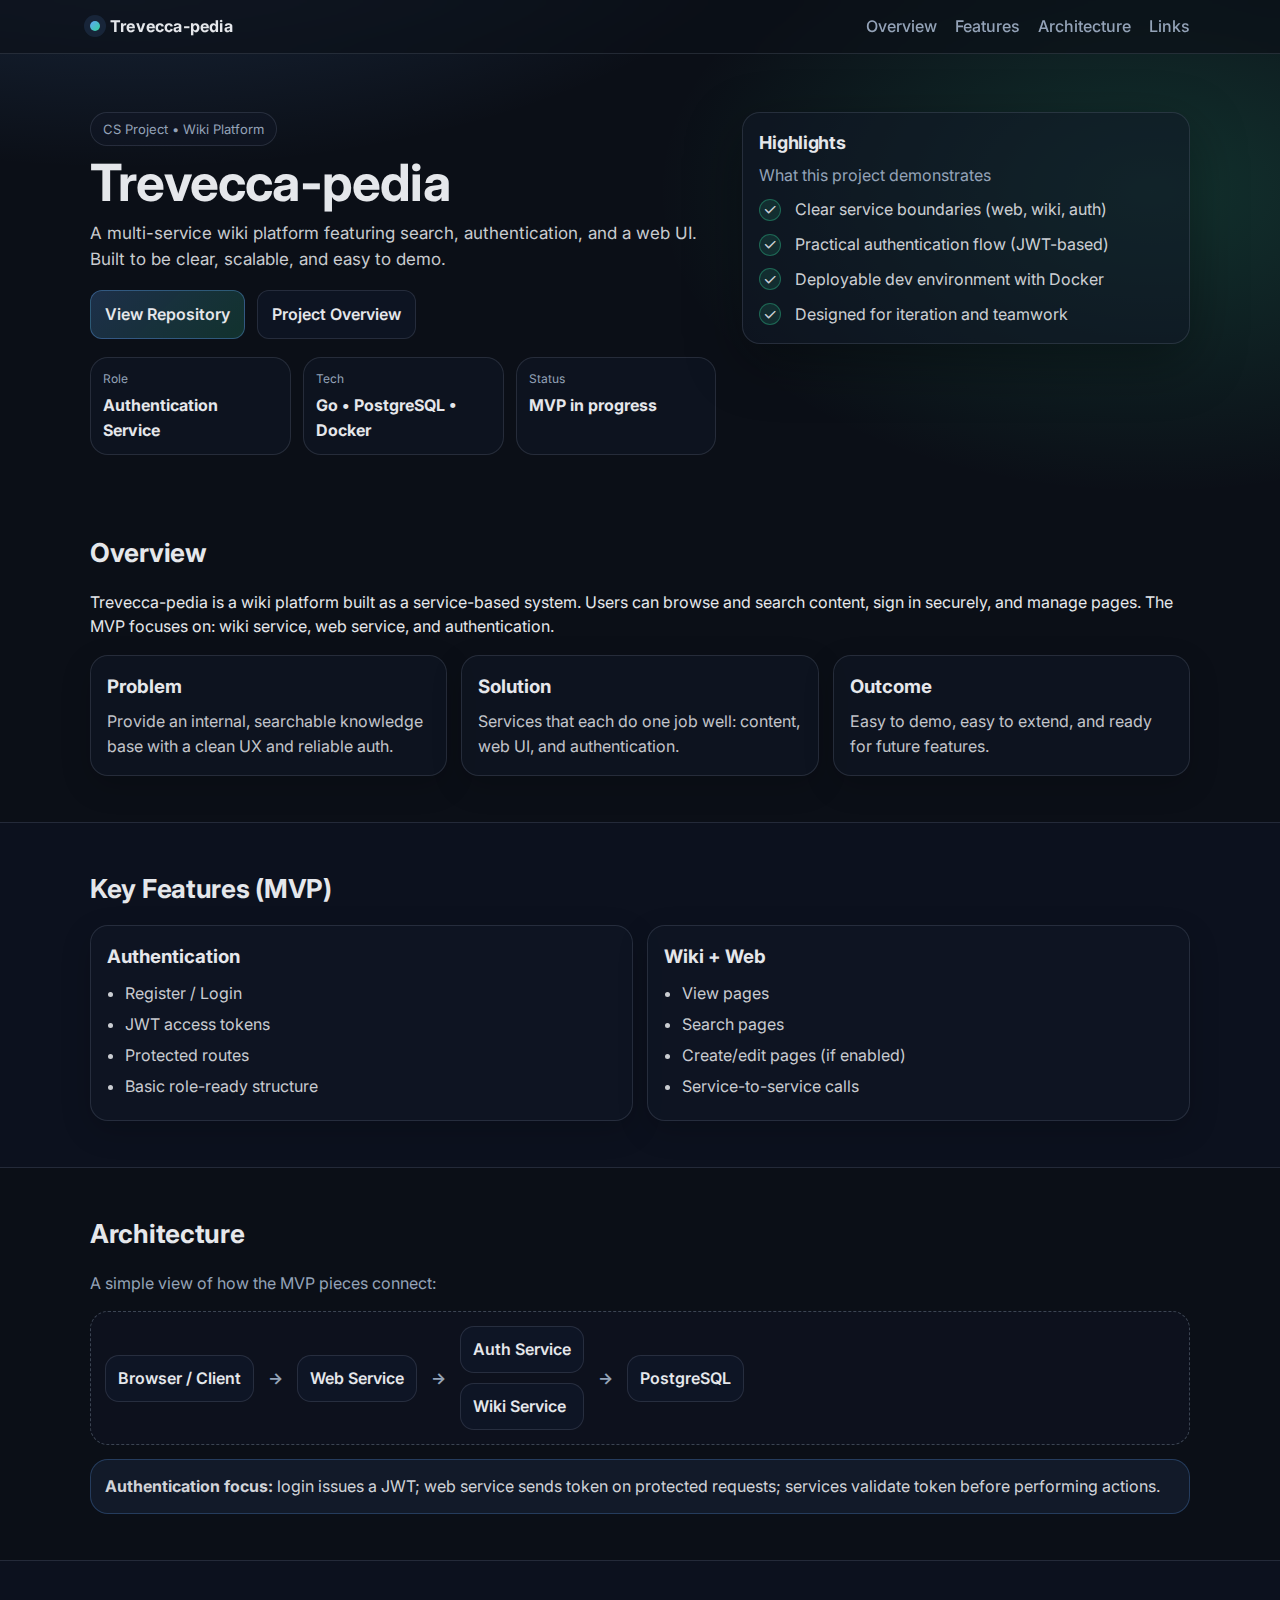
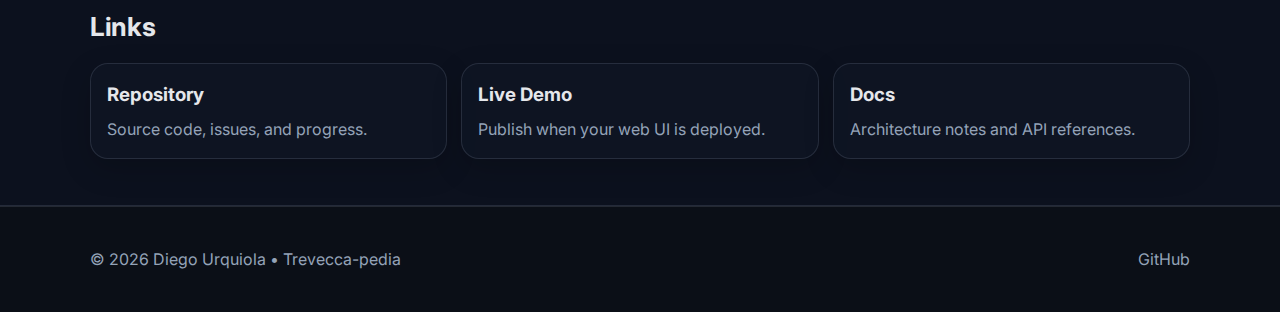
<file: index.html>
<!doctype html>
<html lang="en">
<head>
  <meta charset="utf-8" />
  <meta name="viewport" content="width=device-width,initial-scale=1" />
  <title>Trevecca-pedia — Project</title>
  <meta name="description" content="Trevecca-pedia: a wiki platform with search, auth, and services." />

  <!-- Fonts -->
  <link rel="preconnect" href="https://fonts.googleapis.com">
  <link rel="preconnect" href="https://fonts.gstatic.com" crossorigin>
  <link href="https://fonts.googleapis.com/css2?family=Inter:wght@400;500;600;700&display=swap" rel="stylesheet">

  <link rel="stylesheet" href="style.css" />
</head>

<body>
  <header class="site-header">
    <div class="container header-inner">
      <a class="brand" href="./">
        <span class="dot" aria-hidden="true"></span>
        <span>Trevecca-pedia</span>
      </a>

      <nav class="nav">
        <a href="#overview">Overview</a>
        <a href="#features">Features</a>
        <a href="#architecture">Architecture</a>
        <a href="#links">Links</a>
      </nav>
    </div>
  </header>

  <main>
    <section class="hero">
      <div class="container hero-inner">
        <div class="hero-copy">
          <p class="badge">CS Project • Wiki Platform</p>
          <h1>Trevecca-pedia</h1>
          <p class="lead">
            A multi-service wiki platform featuring search, authentication, and a web UI.
            Built to be clear, scalable, and easy to demo.
          </p>

          <div class="cta-row">
            <a class="btn primary" href="https://github.com/DeLsonJabberwo/trevecca-pedia" target="_blank" rel="noreferrer">View Repository</a>
            <a class="btn" href="#overview">Project Overview</a>
          </div>

          <div class="meta">
            <div class="meta-card">
              <div class="meta-label">Role</div>
              <div class="meta-value">Authentication Service</div>
            </div>
            <div class="meta-card">
              <div class="meta-label">Tech</div>
              <div class="meta-value">Go • PostgreSQL • Docker</div>
            </div>
            <div class="meta-card">
              <div class="meta-label">Status</div>
              <div class="meta-value">MVP in progress</div>
            </div>
          </div>
        </div>

        <div class="hero-panel" aria-label="Project highlights">
          <div class="panel-header">
            <h2>Highlights</h2>
            <p>What this project demonstrates</p>
          </div>
          <ul class="panel-list">
            <li><span class="check">✓</span> Clear service boundaries (web, wiki, auth)</li>
            <li><span class="check">✓</span> Practical authentication flow (JWT-based)</li>
            <li><span class="check">✓</span> Deployable dev environment with Docker</li>
            <li><span class="check">✓</span> Designed for iteration and teamwork</li>
          </ul>
        </div>
      </div>
    </section>

    <section id="overview" class="section">
      <div class="container">
        <h2>Overview</h2>
        <p>
          Trevecca-pedia is a wiki platform built as a service-based system.
          Users can browse and search content, sign in securely, and manage pages.
          The MVP focuses on: wiki service, web service, and authentication.
        </p>

        <div class="grid-3">
          <div class="card">
            <h3>Problem</h3>
            <p>Provide an internal, searchable knowledge base with a clean UX and reliable auth.</p>
          </div>
          <div class="card">
            <h3>Solution</h3>
            <p>Services that each do one job well: content, web UI, and authentication.</p>
          </div>
          <div class="card">
            <h3>Outcome</h3>
            <p>Easy to demo, easy to extend, and ready for future features.</p>
          </div>
        </div>
      </div>
    </section>

    <section id="features" class="section alt">
      <div class="container">
        <h2>Key Features (MVP)</h2>
        <div class="grid-2">
          <div class="card">
            <h3>Authentication</h3>
            <ul class="list">
              <li>Register / Login</li>
              <li>JWT access tokens</li>
              <li>Protected routes</li>
              <li>Basic role-ready structure</li>
            </ul>
          </div>
          <div class="card">
            <h3>Wiki + Web</h3>
            <ul class="list">
              <li>View pages</li>
              <li>Search pages</li>
              <li>Create/edit pages (if enabled)</li>
              <li>Service-to-service calls</li>
            </ul>
          </div>
        </div>
      </div>
    </section>

    <section id="architecture" class="section">
      <div class="container">
        <h2>Architecture</h2>
        <p class="muted">A simple view of how the MVP pieces connect:</p>

        <div class="diagram">
          <div class="node">Browser / Client</div>
          <div class="arrow">→</div>
          <div class="node">Web Service</div>
          <div class="arrow">→</div>
          <div class="stack">
            <div class="node">Auth Service</div>
            <div class="node">Wiki Service</div>
          </div>
          <div class="arrow">→</div>
          <div class="node">PostgreSQL</div>
        </div>

        <div class="note">
          <strong>Authentication focus:</strong> login issues a JWT; web service sends token on protected requests;
          services validate token before performing actions.
        </div>
      </div>
    </section>

    <section id="links" class="section alt">
      <div class="container">
        <h2>Links</h2>
        <div class="grid-3">
          <a class="card link-card" href="https://github.com/DeLsonJabberwo/trevecca-pedia" target="_blank" rel="noreferrer">
            <h3>Repository</h3>
            <p>Source code, issues, and progress.</p>
          </a>
          <a class="card link-card" href="#" onclick="alert('Add your demo link here when ready!'); return false;">
            <h3>Live Demo</h3>
            <p>Publish when your web UI is deployed.</p>
          </a>
          <a class="card link-card" href="#" onclick="alert('Add your documentation link here (README / docs site).'); return false;">
            <h3>Docs</h3>
            <p>Architecture notes and API references.</p>
          </a>
        </div>
      </div>
    </section>
  </main>

  <footer class="footer">
    <div class="container footer-inner">
      <p>© <span id="year"></span> Diego Urquiola • Trevecca-pedia</p>
      <a href="https://github.com/DeLsonJabberwo" target="_blank" rel="noreferrer">GitHub</a>
    </div>
  </footer>

  <script>
    document.getElementById("year").textContent = new Date().getFullYear();
  </script>
</body>
</html>
</file>
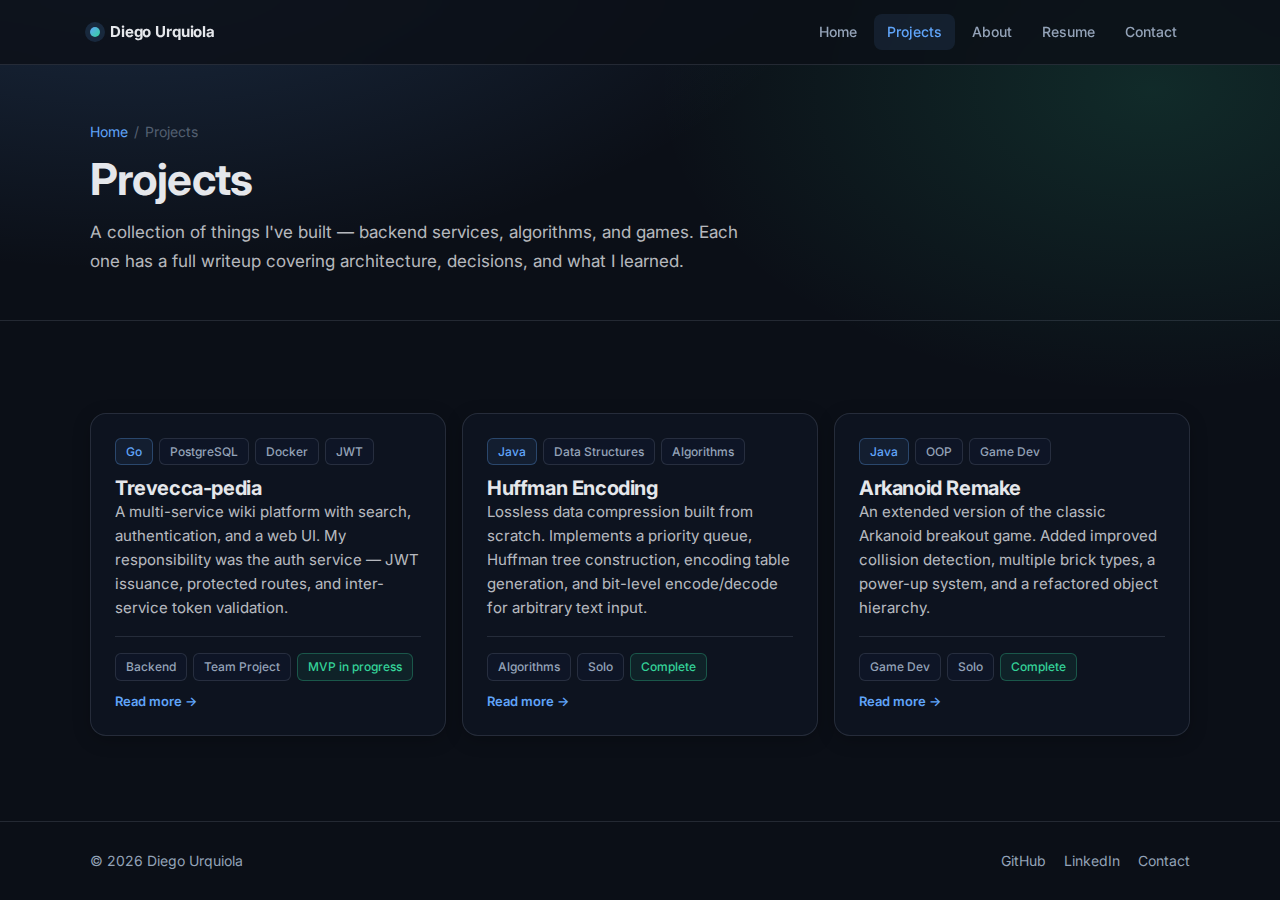
<file: projects/index.html>
<!doctype html>
<html lang="en">
<head>
  <meta charset="utf-8" />
  <meta name="viewport" content="width=device-width, initial-scale=1" />
  <title>Projects — Diego Urquiola</title>
  <meta name="description" content="All projects by Diego Urquiola — backend systems, algorithms, and game development." />
  <link rel="icon" type="image/svg+xml" href="../assets/img/favicon.svg" />
  <link rel="preconnect" href="https://fonts.googleapis.com">
  <link rel="preconnect" href="https://fonts.gstatic.com" crossorigin>
  <link href="https://fonts.googleapis.com/css2?family=Inter:wght@400;500;600;700&display=swap" rel="stylesheet">
  <link rel="stylesheet" href="../assets/css/style.css" />
</head>
<body>

  <header class="site-header">
    <div class="container header-inner">
      <a class="brand" href="../">
        <span class="dot" aria-hidden="true"></span>
        <span>Diego Urquiola</span>
      </a>
      <button class="nav-toggle" aria-label="Toggle navigation" aria-expanded="false">
        <span></span><span></span><span></span>
      </button>
      <nav class="nav" id="main-nav" aria-label="Primary navigation">
        <a href="../">Home</a>
        <a href="./index.html" class="active">Projects</a>
        <a href="../about.html">About</a>
        <a href="../resume.html">Resume</a>
        <a href="../contact.html">Contact</a>
      </nav>
    </div>
  </header>

  <main>

    <section class="page-hero">
      <div class="container">
        <nav class="breadcrumb" aria-label="Breadcrumb">
          <a href="../">Home</a>
          <span aria-hidden="true">/</span>
          <span>Projects</span>
        </nav>
        <h1>Projects</h1>
        <p class="lead">
          A collection of things I've built — backend services, algorithms, and games.
          Each one has a full writeup covering architecture, decisions, and what I learned.
        </p>
      </div>
    </section>

    <section class="section">
      <div class="container">

        <div class="grid-3">

          <!-- Trevecca-pedia -->
          <a href="./trevecca-pedia.html" class="project-card">
            <div>
              <div class="tag-row" style="margin-bottom:12px">
                <span class="tag blue">Go</span>
                <span class="tag">PostgreSQL</span>
                <span class="tag">Docker</span>
                <span class="tag">JWT</span>
              </div>
              <h3>Trevecca-pedia</h3>
              <p class="desc">
                A multi-service wiki platform with search, authentication, and a web
                UI. My responsibility was the auth service — JWT issuance, protected
                routes, and inter-service token validation.
              </p>
            </div>
            <div class="project-card-footer">
              <div class="tag-row">
                <span class="tag">Backend</span>
                <span class="tag">Team Project</span>
                <span class="tag green">MVP in progress</span>
              </div>
              <span class="project-link">Read more &rarr;</span>
            </div>
          </a>

          <!-- Huffman Encoding -->
          <a href="./huffman-encoding.html" class="project-card">
            <div>
              <div class="tag-row" style="margin-bottom:12px">
                <span class="tag blue">Java</span>
                <span class="tag">Data Structures</span>
                <span class="tag">Algorithms</span>
              </div>
              <h3>Huffman Encoding</h3>
              <p class="desc">
                Lossless data compression built from scratch. Implements a priority
                queue, Huffman tree construction, encoding table generation, and
                bit-level encode/decode for arbitrary text input.
              </p>
            </div>
            <div class="project-card-footer">
              <div class="tag-row">
                <span class="tag">Algorithms</span>
                <span class="tag">Solo</span>
                <span class="tag green">Complete</span>
              </div>
              <span class="project-link">Read more &rarr;</span>
            </div>
          </a>

          <!-- Arkanoid -->
          <a href="./arkanoid.html" class="project-card">
            <div>
              <div class="tag-row" style="margin-bottom:12px">
                <span class="tag blue">Java</span>
                <span class="tag">OOP</span>
                <span class="tag">Game Dev</span>
              </div>
              <h3>Arkanoid Remake</h3>
              <p class="desc">
                An extended version of the classic Arkanoid breakout game. Added
                improved collision detection, multiple brick types, a power-up
                system, and a refactored object hierarchy.
              </p>
            </div>
            <div class="project-card-footer">
              <div class="tag-row">
                <span class="tag">Game Dev</span>
                <span class="tag">Solo</span>
                <span class="tag green">Complete</span>
              </div>
              <span class="project-link">Read more &rarr;</span>
            </div>
          </a>

        </div>

      </div>
    </section>

  </main>

  <footer class="footer">
    <div class="container footer-inner">
      <p>&copy; <span id="year"></span> Diego Urquiola</p>
      <div class="footer-links">
        <a href="https://github.com/diegourquiola" target="_blank" rel="noreferrer">GitHub</a>
        <a href="https://www.linkedin.com/in/diegourquiola0806/" target="_blank" rel="noreferrer">LinkedIn</a>
        <a href="../contact.html">Contact</a>
      </div>
    </div>
  </footer>

  <script src="../assets/js/main.js"></script>
</body>
</html>
</file>
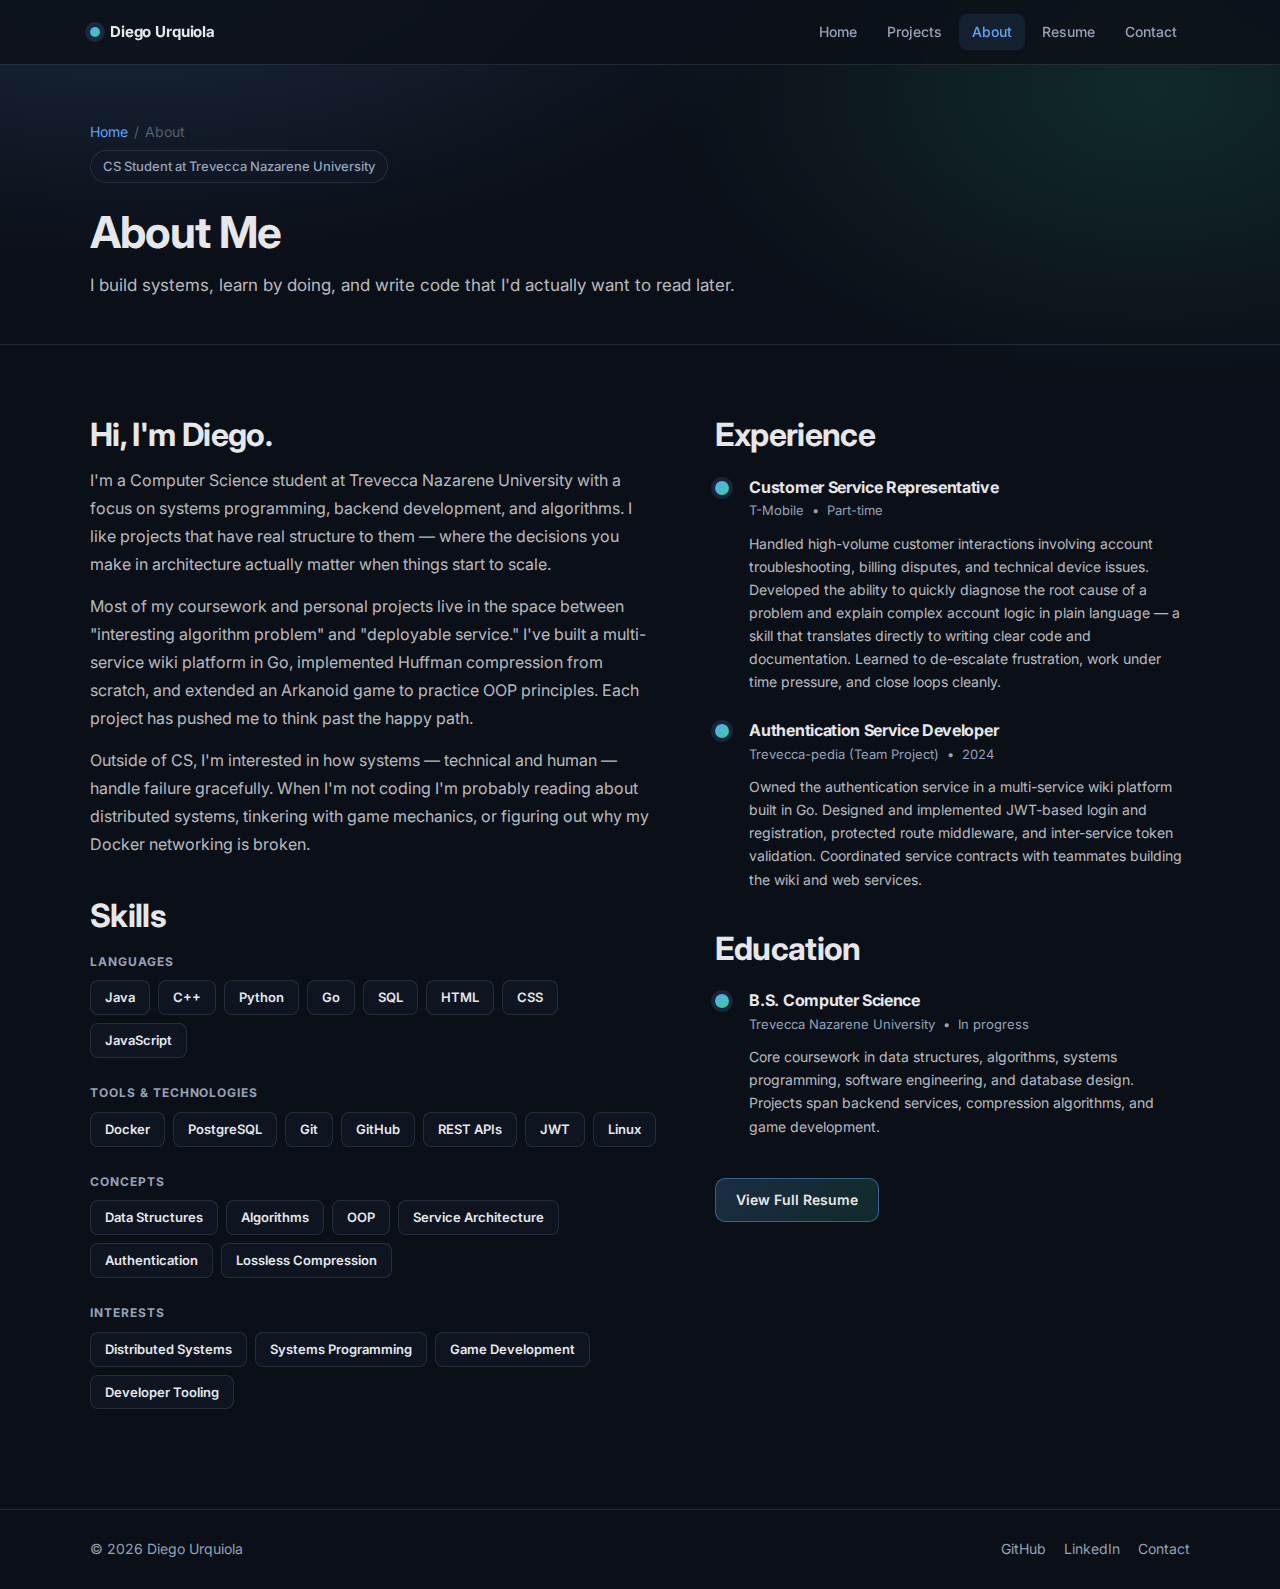
<file: about.html>
<!doctype html>
<html lang="en">
<head>
  <meta charset="utf-8" />
  <meta name="viewport" content="width=device-width, initial-scale=1" />
  <title>About — Diego Urquiola</title>
  <meta name="description" content="About Diego Urquiola — CS student at Trevecca Nazarene University, skills, experience, and interests." />
  <link rel="icon" type="image/svg+xml" href="./assets/img/favicon.svg" />
  <link rel="preconnect" href="https://fonts.googleapis.com">
  <link rel="preconnect" href="https://fonts.gstatic.com" crossorigin>
  <link href="https://fonts.googleapis.com/css2?family=Inter:wght@400;500;600;700&display=swap" rel="stylesheet">
  <link rel="stylesheet" href="./assets/css/style.css" />
</head>
<body>

  <header class="site-header">
    <div class="container header-inner">
      <a class="brand" href="./">
        <span class="dot" aria-hidden="true"></span>
        <span>Diego Urquiola</span>
      </a>
      <button class="nav-toggle" aria-label="Toggle navigation" aria-expanded="false">
        <span></span><span></span><span></span>
      </button>
      <nav class="nav" id="main-nav" aria-label="Primary navigation">
        <a href="./">Home</a>
        <a href="./projects/">Projects</a>
        <a href="./about.html" class="active">About</a>
        <a href="./resume.html">Resume</a>
        <a href="./contact.html">Contact</a>
      </nav>
    </div>
  </header>

  <main>

    <!-- Page Hero -->
    <section class="page-hero">
      <div class="container">
        <nav class="breadcrumb" aria-label="Breadcrumb">
          <a href="./">Home</a>
          <span aria-hidden="true">/</span>
          <span>About</span>
        </nav>
        <p class="badge">CS Student at Trevecca Nazarene University</p>
        <h1>About Me</h1>
        <p class="lead">
          I build systems, learn by doing, and write code that I'd actually want to read later.
        </p>
      </div>
    </section>

    <!-- Main content -->
    <section class="section">
      <div class="container about-grid">

        <!-- Left: Bio + Skills -->
        <div>
          <h2>Hi, I'm Diego.</h2>
          <p style="color:var(--text-secondary); margin-top:12px; line-height:1.75">
            I'm a Computer Science student at Trevecca Nazarene University with a focus on
            systems programming, backend development, and algorithms. I like projects that
            have real structure to them — where the decisions you make in architecture actually
            matter when things start to scale.
          </p>
          <p style="color:var(--text-secondary); line-height:1.75">
            Most of my coursework and personal projects live in the space between "interesting
            algorithm problem" and "deployable service." I've built a multi-service wiki
            platform in Go, implemented Huffman compression from scratch, and extended an
            Arkanoid game to practice OOP principles. Each project has pushed me to think
            past the happy path.
          </p>
          <p style="color:var(--text-secondary); line-height:1.75">
            Outside of CS, I'm interested in how systems — technical and human — handle
            failure gracefully. When I'm not coding I'm probably reading about distributed
            systems, tinkering with game mechanics, or figuring out why my Docker networking
            is broken.
          </p>

          <div class="skills-section">
            <h2 style="margin-bottom:20px">Skills</h2>

            <div class="skill-group">
              <h3>Languages</h3>
              <div class="skill-tags">
                <span class="skill-tag">Java</span>
                <span class="skill-tag">C++</span>
                <span class="skill-tag">Python</span>
                <span class="skill-tag">Go</span>
                <span class="skill-tag">SQL</span>
                <span class="skill-tag">HTML</span>
                <span class="skill-tag">CSS</span>
                <span class="skill-tag">JavaScript</span>
              </div>
            </div>

            <div class="skill-group">
              <h3>Tools &amp; Technologies</h3>
              <div class="skill-tags">
                <span class="skill-tag">Docker</span>
                <span class="skill-tag">PostgreSQL</span>
                <span class="skill-tag">Git</span>
                <span class="skill-tag">GitHub</span>
                <span class="skill-tag">REST APIs</span>
                <span class="skill-tag">JWT</span>
                <span class="skill-tag">Linux</span>
              </div>
            </div>

            <div class="skill-group">
              <h3>Concepts</h3>
              <div class="skill-tags">
                <span class="skill-tag">Data Structures</span>
                <span class="skill-tag">Algorithms</span>
                <span class="skill-tag">OOP</span>
                <span class="skill-tag">Service Architecture</span>
                <span class="skill-tag">Authentication</span>
                <span class="skill-tag">Lossless Compression</span>
              </div>
            </div>

            <div class="skill-group">
              <h3>Interests</h3>
              <div class="skill-tags">
                <span class="skill-tag">Distributed Systems</span>
                <span class="skill-tag">Systems Programming</span>
                <span class="skill-tag">Game Development</span>
                <span class="skill-tag">Developer Tooling</span>
              </div>
            </div>
          </div>
        </div>

        <!-- Right: Experience + Education -->
        <div>
          <h2 style="margin-bottom:24px">Experience</h2>
          <div class="timeline">

            <div class="timeline-item">
              <div class="timeline-dot" aria-hidden="true"></div>
              <div class="timeline-content">
                <h4>Customer Service Representative</h4>
                <p class="role-meta">T-Mobile &nbsp;&bull;&nbsp; Part-time</p>
                <p>
                  Handled high-volume customer interactions involving account troubleshooting,
                  billing disputes, and technical device issues. Developed the ability to
                  quickly diagnose the root cause of a problem and explain complex account
                  logic in plain language — a skill that translates directly to writing clear
                  code and documentation. Learned to de-escalate frustration, work under
                  time pressure, and close loops cleanly.
                </p>
              </div>
            </div>

            <div class="timeline-item">
              <div class="timeline-dot" aria-hidden="true"></div>
              <div class="timeline-content">
                <h4>Authentication Service Developer</h4>
                <p class="role-meta">Trevecca-pedia (Team Project) &nbsp;&bull;&nbsp; 2024</p>
                <p>
                  Owned the authentication service in a multi-service wiki platform built in
                  Go. Designed and implemented JWT-based login and registration, protected
                  route middleware, and inter-service token validation. Coordinated service
                  contracts with teammates building the wiki and web services.
                </p>
              </div>
            </div>

          </div>

          <h2 style="margin:40px 0 24px">Education</h2>
          <div class="timeline">

            <div class="timeline-item">
              <div class="timeline-dot" aria-hidden="true"></div>
              <div class="timeline-content">
                <h4>B.S. Computer Science</h4>
                <p class="role-meta">Trevecca Nazarene University &nbsp;&bull;&nbsp; In progress</p>
                <p>
                  Core coursework in data structures, algorithms, systems programming,
                  software engineering, and database design. Projects span backend services,
                  compression algorithms, and game development.
                </p>
              </div>
            </div>

          </div>

          <div style="margin-top:40px">
            <a class="btn primary" href="./resume.html">View Full Resume</a>
          </div>
        </div>

      </div>
    </section>

  </main>

  <footer class="footer">
    <div class="container footer-inner">
      <p>&copy; <span id="year"></span> Diego Urquiola</p>
      <div class="footer-links">
        <a href="https://github.com/DeLsonJabberwo" target="_blank" rel="noreferrer">GitHub</a>
        <a href="https://www.linkedin.com/in/diegourquiola0806/" target="_blank" rel="noreferrer">LinkedIn</a>
        <a href="./contact.html">Contact</a>
      </div>
    </div>
  </footer>

  <script src="./assets/js/main.js"></script>
</body>
</html>
</file>
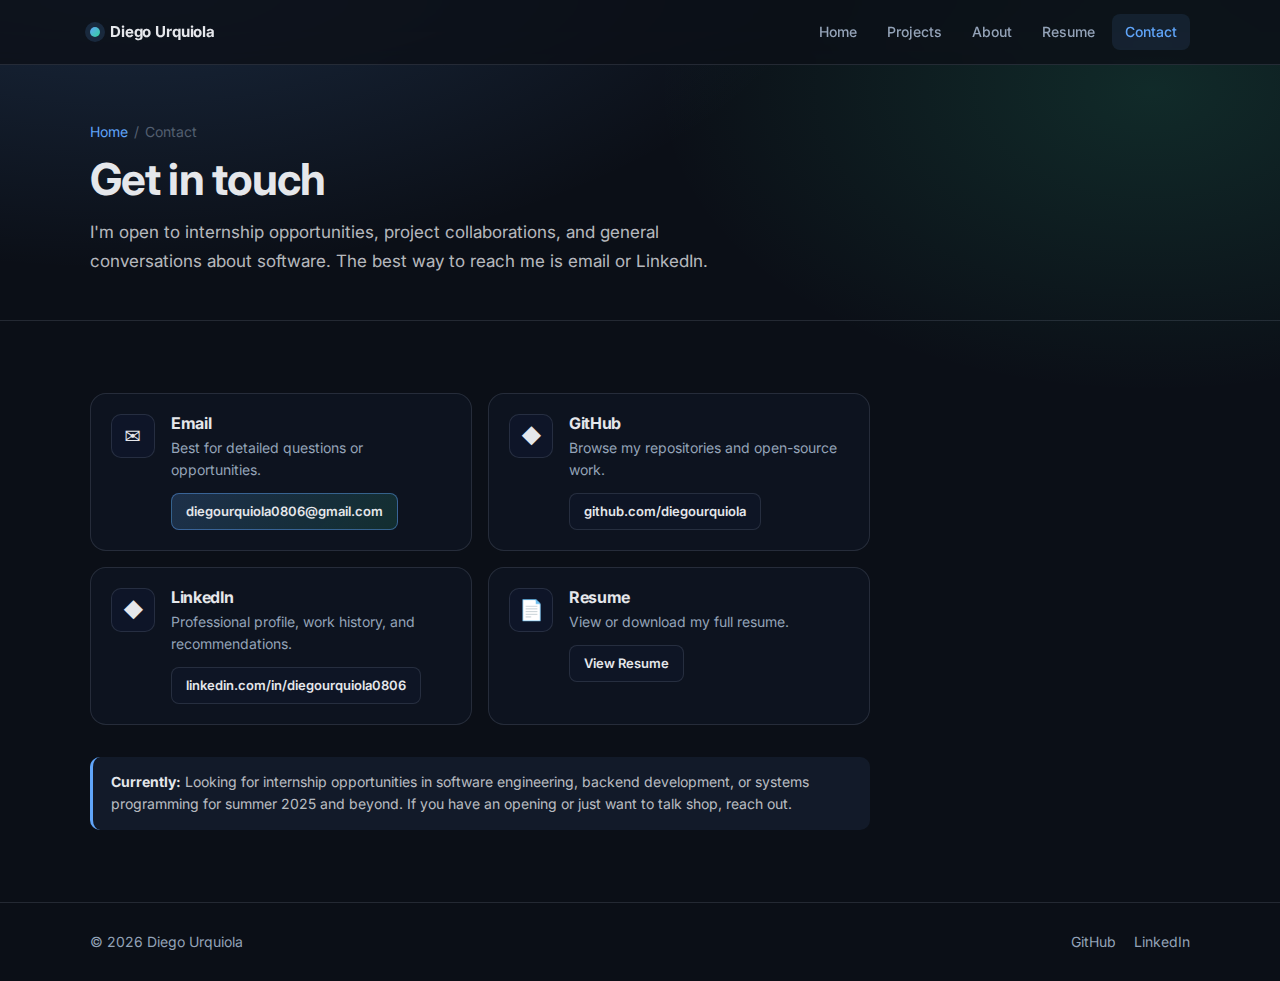
<file: contact.html>
<!doctype html>
<html lang="en">
<head>
  <meta charset="utf-8" />
  <meta name="viewport" content="width=device-width, initial-scale=1" />
  <title>Contact — Diego Urquiola</title>
  <meta name="description" content="Get in touch with Diego Urquiola — email, GitHub, LinkedIn." />
  <link rel="icon" type="image/svg+xml" href="./assets/img/favicon.svg" />
  <link rel="preconnect" href="https://fonts.googleapis.com">
  <link rel="preconnect" href="https://fonts.gstatic.com" crossorigin>
  <link href="https://fonts.googleapis.com/css2?family=Inter:wght@400;500;600;700&display=swap" rel="stylesheet">
  <link rel="stylesheet" href="./assets/css/style.css" />
</head>
<body>

  <header class="site-header">
    <div class="container header-inner">
      <a class="brand" href="./">
        <span class="dot" aria-hidden="true"></span>
        <span>Diego Urquiola</span>
      </a>
      <button class="nav-toggle" aria-label="Toggle navigation" aria-expanded="false">
        <span></span><span></span><span></span>
      </button>
      <nav class="nav" id="main-nav" aria-label="Primary navigation">
        <a href="./">Home</a>
        <a href="./projects/">Projects</a>
        <a href="./about.html">About</a>
        <a href="./resume.html">Resume</a>
        <a href="./contact.html" class="active">Contact</a>
      </nav>
    </div>
  </header>

  <main>

    <!-- Page Hero -->
    <section class="page-hero">
      <div class="container">
        <nav class="breadcrumb" aria-label="Breadcrumb">
          <a href="./">Home</a>
          <span aria-hidden="true">/</span>
          <span>Contact</span>
        </nav>
        <h1>Get in touch</h1>
        <p class="lead">
          I'm open to internship opportunities, project collaborations, and general conversations
          about software. The best way to reach me is email or LinkedIn.
        </p>
      </div>
    </section>

    <!-- Contact methods -->
    <section class="section">
      <div class="container">

        <div class="contact-grid" style="max-width:780px">

          <!-- Email -->
          <div class="contact-method">
            <div class="contact-icon" aria-hidden="true">&#9993;</div>
            <div>
              <h3>Email</h3>
              <p>Best for detailed questions or opportunities.</p>
              <a class="btn sm primary" href="mailto:diegourquiola0806@gmail.com">
                diegourquiola0806@gmail.com
              </a>
            </div>
          </div>

          <!-- GitHub -->
          <a class="contact-method" href="https://github.com/diegourquiola" target="_blank" rel="noreferrer">
            <div class="contact-icon" aria-hidden="true">&#9670;</div>
            <div>
              <h3>GitHub</h3>
              <p>Browse my repositories and open-source work.</p>
              <span class="btn sm">github.com/diegourquiola</span>
            </div>
          </a>

          <!-- LinkedIn -->
          <a class="contact-method" href="https://www.linkedin.com/in/diegourquiola0806/" target="_blank" rel="noreferrer">
            <div class="contact-icon" aria-hidden="true">&#9670;</div>
            <div>
              <h3>LinkedIn</h3>
              <p>Professional profile, work history, and recommendations.</p>
              <span class="btn sm">linkedin.com/in/diegourquiola0806</span>
            </div>
          </a>

          <!-- Resume -->
          <div class="contact-method">
            <div class="contact-icon" aria-hidden="true">&#128196;</div>
            <div>
              <h3>Resume</h3>
              <p>View or download my full resume.</p>
              <a class="btn sm" href="./resume.html">View Resume</a>
            </div>
          </div>

        </div>

        <!-- Note -->
        <div class="callout" style="max-width:780px; margin-top:32px">
          <strong>Currently:</strong> Looking for internship opportunities in software engineering,
          backend development, or systems programming for summer 2025 and beyond.
          If you have an opening or just want to talk shop, reach out.
        </div>

      </div>
    </section>

  </main>

  <footer class="footer">
    <div class="container footer-inner">
      <p>&copy; <span id="year"></span> Diego Urquiola</p>
      <div class="footer-links">
        <a href="https://github.com/diegourquiola" target="_blank" rel="noreferrer">GitHub</a>
        <a href="https://www.linkedin.com/in/diegourquiola0806/" target="_blank" rel="noreferrer">LinkedIn</a>
      </div>
    </div>
  </footer>

  <script src="./assets/js/main.js"></script>
</body>
</html>
</file>
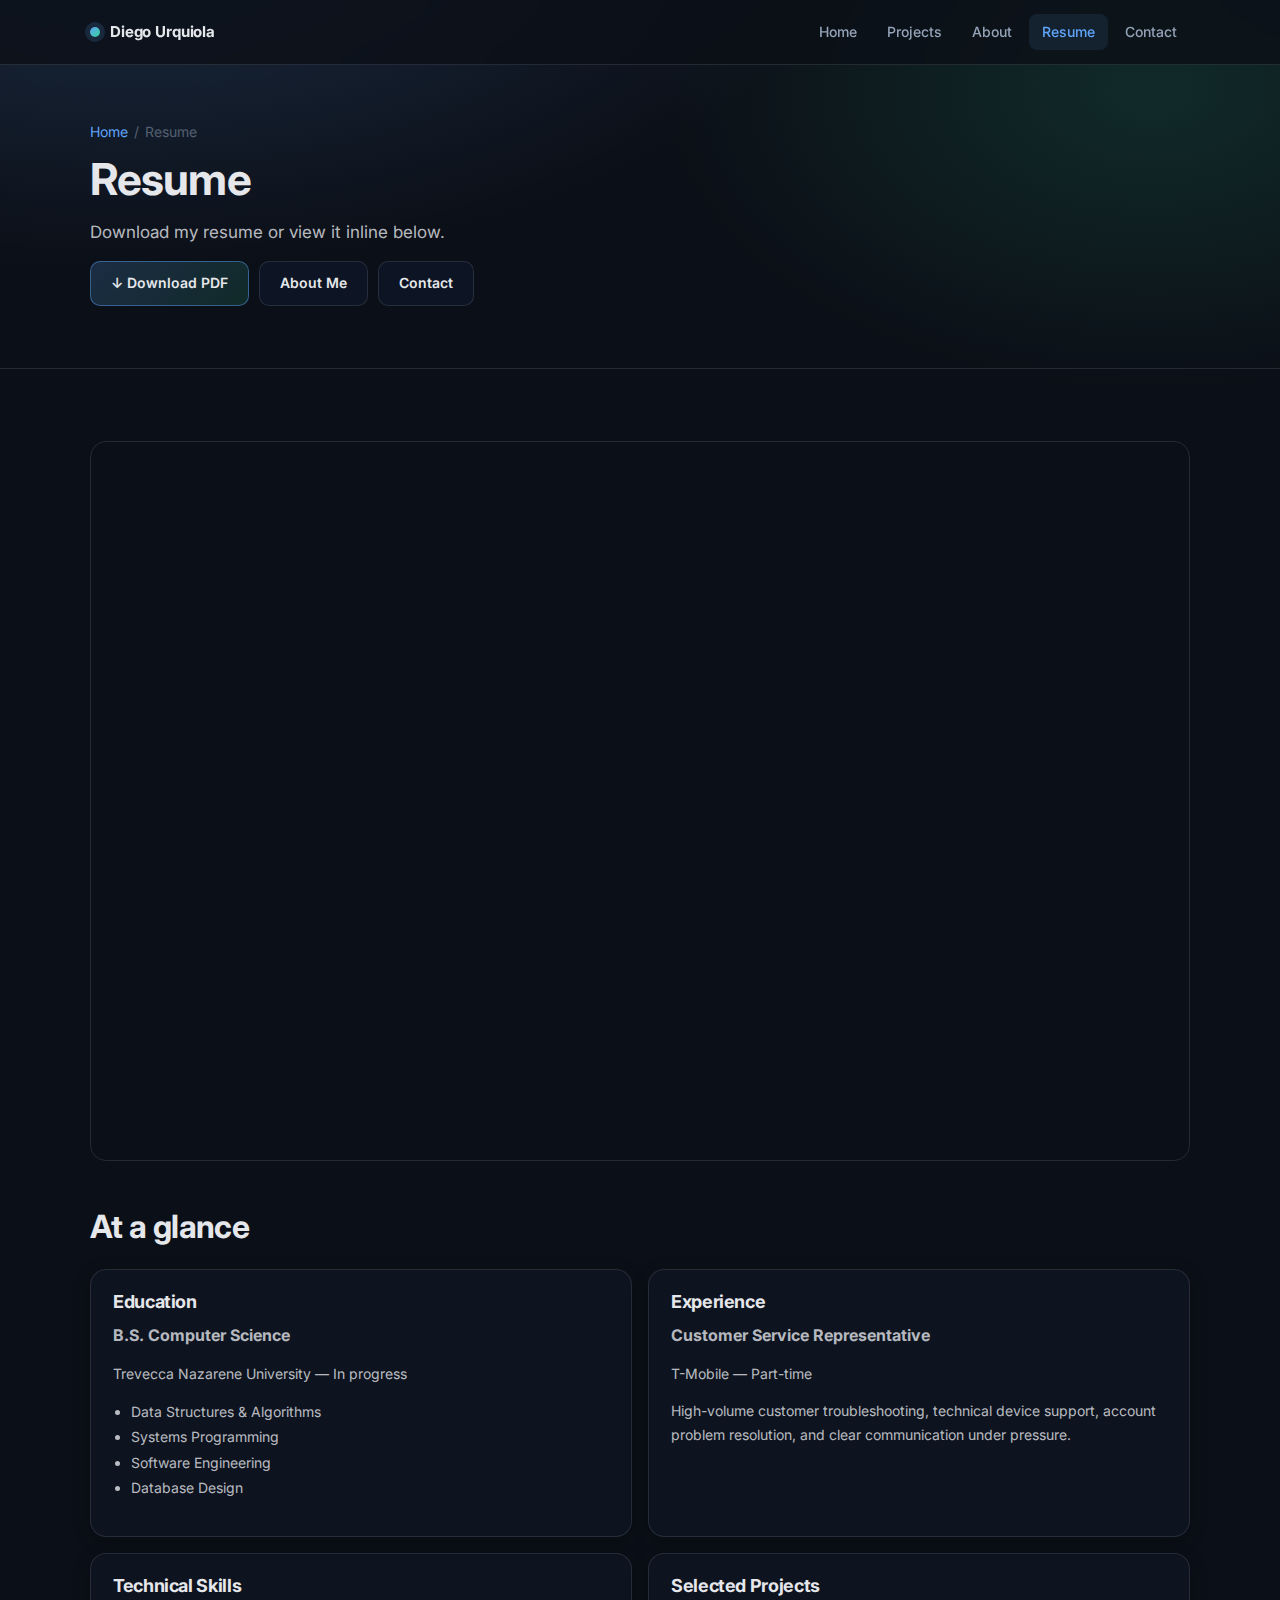
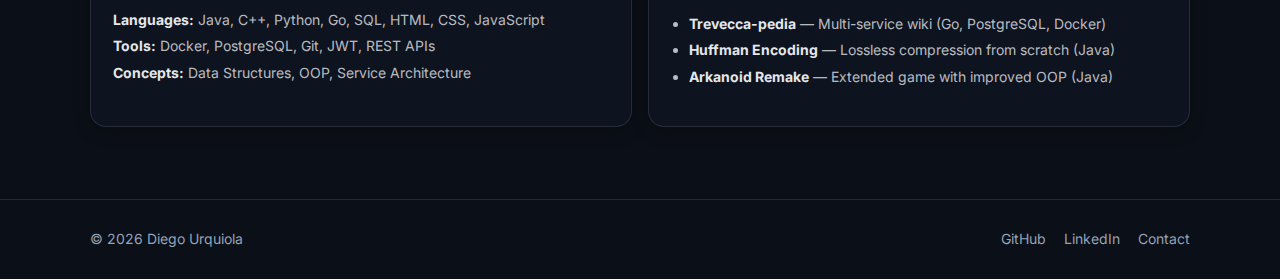
<file: resume.html>
<!doctype html>
<html lang="en">
<head>
  <meta charset="utf-8" />
  <meta name="viewport" content="width=device-width, initial-scale=1" />
  <title>Resume — Diego Urquiola</title>
  <meta name="description" content="Resume of Diego Urquiola — CS student, systems builder, download PDF." />
  <link rel="icon" type="image/svg+xml" href="./assets/img/favicon.svg" />
  <link rel="preconnect" href="https://fonts.googleapis.com">
  <link rel="preconnect" href="https://fonts.gstatic.com" crossorigin>
  <link href="https://fonts.googleapis.com/css2?family=Inter:wght@400;500;600;700&display=swap" rel="stylesheet">
  <link rel="stylesheet" href="./assets/css/style.css" />
</head>
<body>

  <header class="site-header">
    <div class="container header-inner">
      <a class="brand" href="./">
        <span class="dot" aria-hidden="true"></span>
        <span>Diego Urquiola</span>
      </a>
      <button class="nav-toggle" aria-label="Toggle navigation" aria-expanded="false">
        <span></span><span></span><span></span>
      </button>
      <nav class="nav" id="main-nav" aria-label="Primary navigation">
        <a href="./">Home</a>
        <a href="./projects/">Projects</a>
        <a href="./about.html">About</a>
        <a href="./resume.html" class="active">Resume</a>
        <a href="./contact.html">Contact</a>
      </nav>
    </div>
  </header>

  <main>

    <!-- Page Hero -->
    <section class="page-hero">
      <div class="container">
        <nav class="breadcrumb" aria-label="Breadcrumb">
          <a href="./">Home</a>
          <span aria-hidden="true">/</span>
          <span>Resume</span>
        </nav>
        <h1>Resume</h1>
        <p class="lead">Download my resume or view it inline below.</p>
        <div class="cta-row" style="margin-top:0">
          <a class="btn primary" href="./assets/resume.pdf" download="Diego_Urquiola_Resume.pdf">
            &#8595; Download PDF
          </a>
          <a class="btn" href="./about.html">About Me</a>
          <a class="btn" href="./contact.html">Contact</a>
        </div>
      </div>
    </section>

    <!-- Resume embed -->
    <section class="section">
      <div class="container">

        <div class="resume-embed">
          <iframe src="./assets/resume.pdf" title="Diego Urquiola Resume" aria-label="Resume PDF viewer"></iframe>
        </div>

        <!-- Snapshot / text version -->
        <div style="margin-top:48px">
          <h2 style="margin-bottom:24px">At a glance</h2>
          <div class="grid-2">

            <div class="card">
              <h3>Education</h3>
              <p><strong>B.S. Computer Science</strong></p>
              <p class="muted" style="font-size:14px; margin-top:6px">Trevecca Nazarene University &mdash; In progress</p>
              <ul style="margin-top:12px; padding-left:18px; color:var(--text-secondary); font-size:14px; line-height:1.8">
                <li>Data Structures &amp; Algorithms</li>
                <li>Systems Programming</li>
                <li>Software Engineering</li>
                <li>Database Design</li>
              </ul>
            </div>

            <div class="card">
              <h3>Experience</h3>
              <p><strong>Customer Service Representative</strong></p>
              <p class="muted" style="font-size:14px; margin-top:6px">T-Mobile &mdash; Part-time</p>
              <p style="margin-top:10px; font-size:14px; color:var(--text-secondary); line-height:1.7">
                High-volume customer troubleshooting, technical device support, account
                problem resolution, and clear communication under pressure.
              </p>
            </div>

            <div class="card">
              <h3>Technical Skills</h3>
              <p style="font-size:14px; color:var(--text-secondary); line-height:1.9">
                <strong style="color:var(--text)">Languages:</strong> Java, C++, Python, Go, SQL, HTML, CSS, JavaScript<br>
                <strong style="color:var(--text)">Tools:</strong> Docker, PostgreSQL, Git, JWT, REST APIs<br>
                <strong style="color:var(--text)">Concepts:</strong> Data Structures, OOP, Service Architecture
              </p>
            </div>

            <div class="card">
              <h3>Selected Projects</h3>
              <ul style="padding-left:18px; color:var(--text-secondary); font-size:14px; line-height:1.9">
                <li><strong style="color:var(--text)">Trevecca-pedia</strong> — Multi-service wiki (Go, PostgreSQL, Docker)</li>
                <li><strong style="color:var(--text)">Huffman Encoding</strong> — Lossless compression from scratch (Java)</li>
                <li><strong style="color:var(--text)">Arkanoid Remake</strong> — Extended game with improved OOP (Java)</li>
              </ul>
            </div>

          </div>
        </div>

      </div>
    </section>

  </main>

  <footer class="footer">
    <div class="container footer-inner">
      <p>&copy; <span id="year"></span> Diego Urquiola</p>
      <div class="footer-links">
        <a href="https://github.com/DeLsonJabberwo" target="_blank" rel="noreferrer">GitHub</a>
        <a href="https://www.linkedin.com/in/diegourquiola0806/" target="_blank" rel="noreferrer">LinkedIn</a>
        <a href="./contact.html">Contact</a>
      </div>
    </div>
  </footer>

  <script src="./assets/js/main.js"></script>
</body>
</html>
</file>
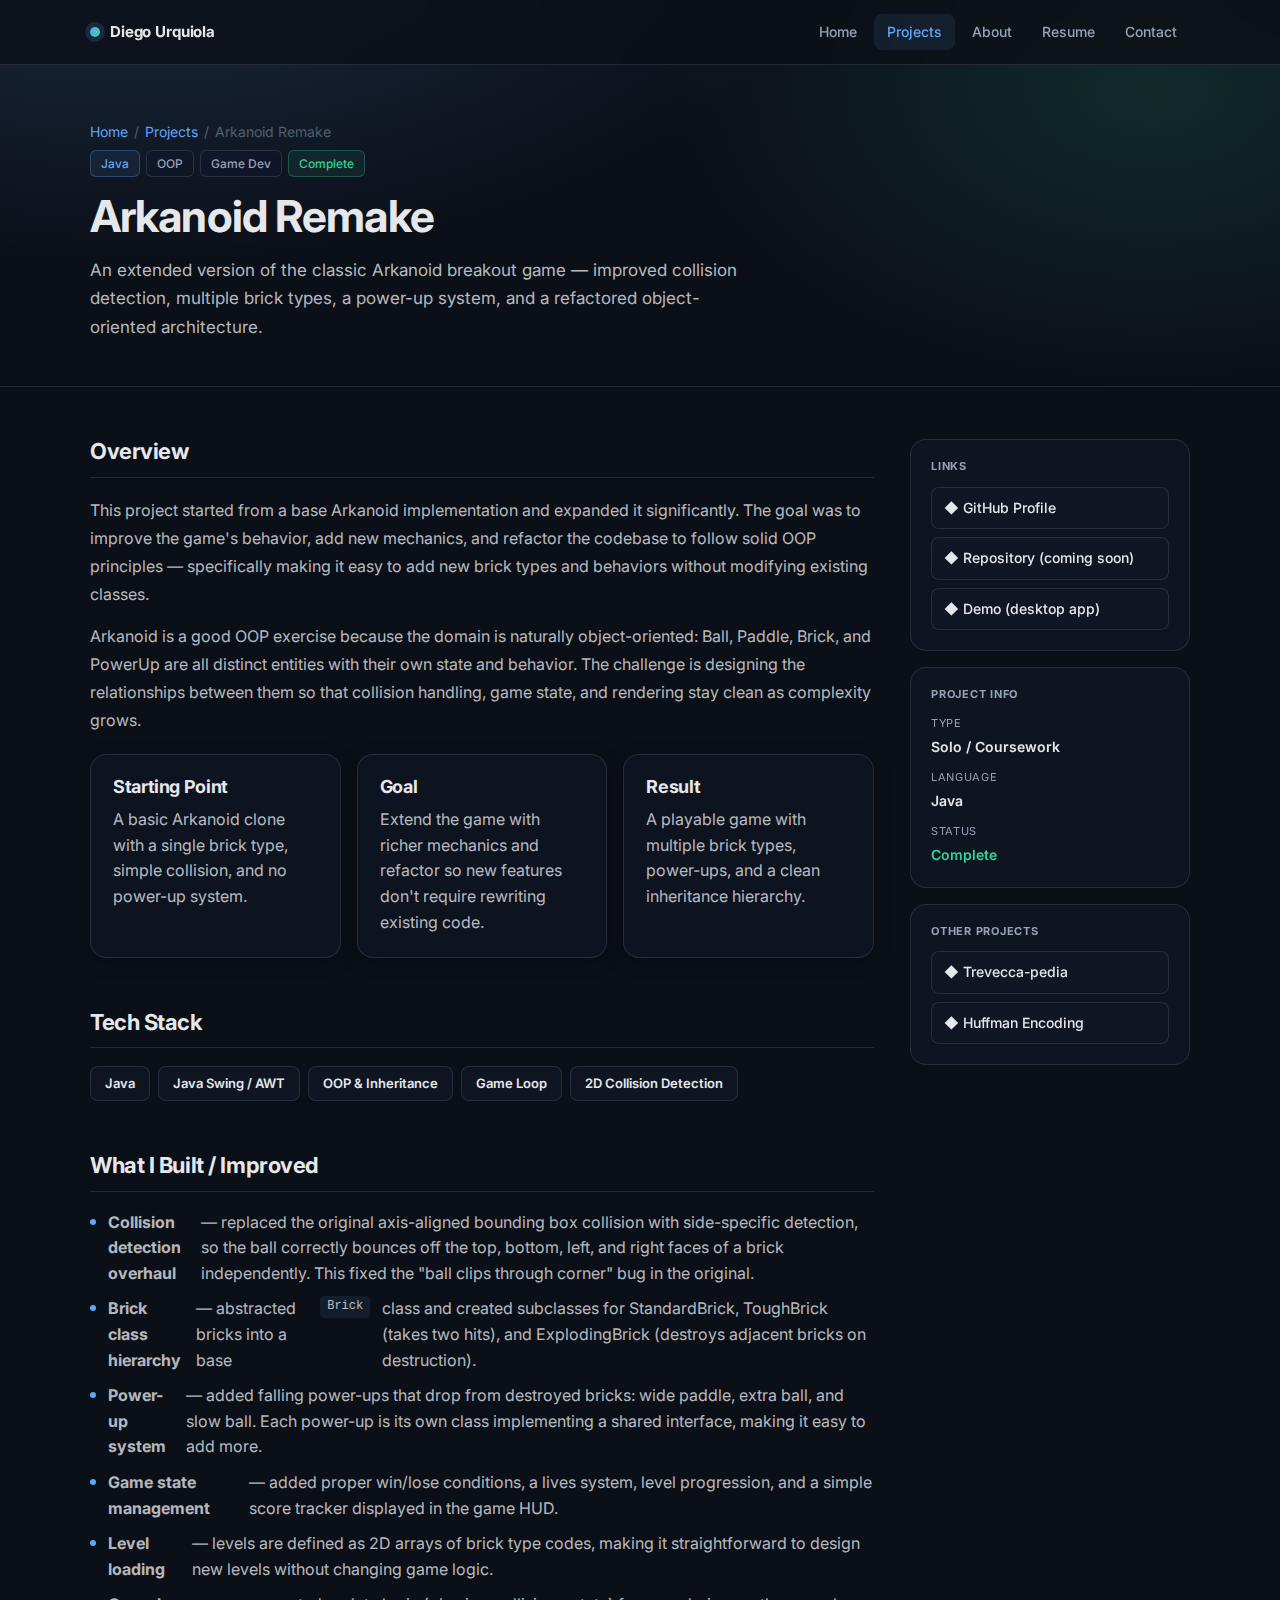
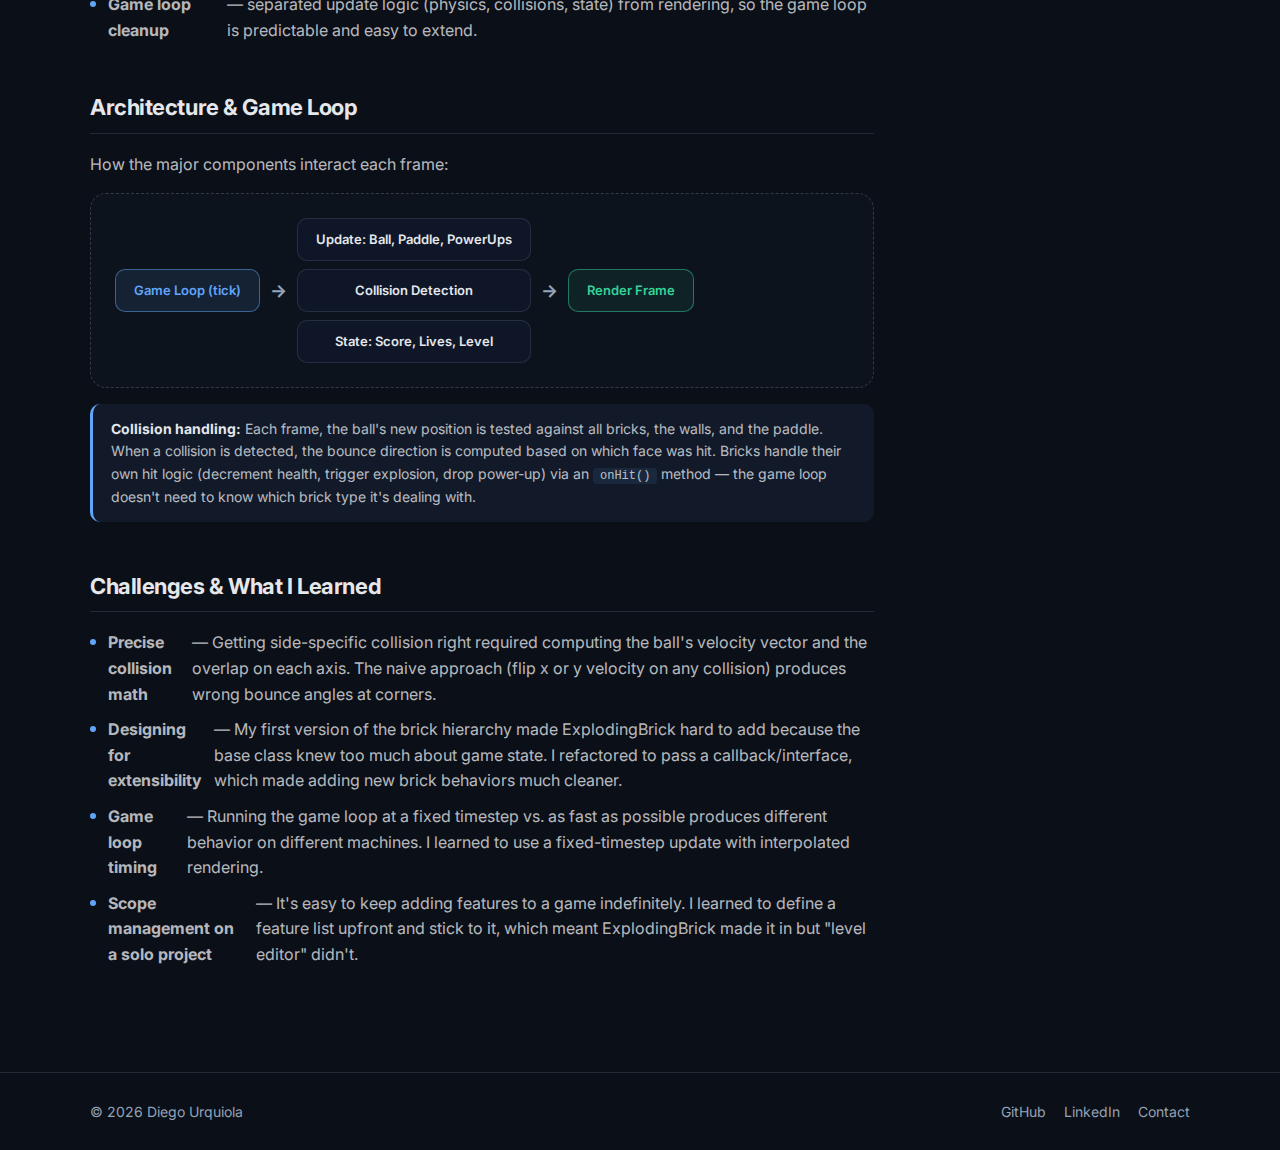
<file: projects/arkanoid.html>
<!doctype html>
<html lang="en">
<head>
  <meta charset="utf-8" />
  <meta name="viewport" content="width=device-width, initial-scale=1" />
  <title>Arkanoid Remake — Diego Urquiola</title>
  <meta name="description" content="Arkanoid Remake: extended Arkanoid breakout game in Java with improved collision detection, new brick types, and cleaner OOP design." />
  <link rel="icon" type="image/svg+xml" href="../assets/img/favicon.svg" />
  <link rel="preconnect" href="https://fonts.googleapis.com">
  <link rel="preconnect" href="https://fonts.gstatic.com" crossorigin>
  <link href="https://fonts.googleapis.com/css2?family=Inter:wght@400;500;600;700&display=swap" rel="stylesheet">
  <link rel="stylesheet" href="../assets/css/style.css" />
</head>
<body>

  <header class="site-header">
    <div class="container header-inner">
      <a class="brand" href="../">
        <span class="dot" aria-hidden="true"></span>
        <span>Diego Urquiola</span>
      </a>
      <button class="nav-toggle" aria-label="Toggle navigation" aria-expanded="false">
        <span></span><span></span><span></span>
      </button>
      <nav class="nav" id="main-nav" aria-label="Primary navigation">
        <a href="../">Home</a>
        <a href="./index.html" class="active">Projects</a>
        <a href="../about.html">About</a>
        <a href="../resume.html">Resume</a>
        <a href="../contact.html">Contact</a>
      </nav>
    </div>
  </header>

  <main>

    <!-- Page Hero -->
    <section class="page-hero">
      <div class="container">
        <nav class="breadcrumb" aria-label="Breadcrumb">
          <a href="../">Home</a>
          <span aria-hidden="true">/</span>
          <a href="./index.html">Projects</a>
          <span aria-hidden="true">/</span>
          <span>Arkanoid Remake</span>
        </nav>
        <div class="tag-row" style="margin-bottom:14px">
          <span class="tag blue">Java</span>
          <span class="tag">OOP</span>
          <span class="tag">Game Dev</span>
          <span class="tag green">Complete</span>
        </div>
        <h1>Arkanoid Remake</h1>
        <p class="lead">
          An extended version of the classic Arkanoid breakout game — improved collision
          detection, multiple brick types, a power-up system, and a refactored
          object-oriented architecture.
        </p>
      </div>
    </section>

    <!-- Content -->
    <section class="project-detail">
      <div class="container project-layout">

        <article class="project-main">

          <!-- Overview -->
          <div class="content-section">
            <h2>Overview</h2>
            <p style="color:var(--text-secondary); line-height:1.75">
              This project started from a base Arkanoid implementation and expanded it
              significantly. The goal was to improve the game's behavior, add new mechanics,
              and refactor the codebase to follow solid OOP principles — specifically making
              it easy to add new brick types and behaviors without modifying existing classes.
            </p>
            <p style="color:var(--text-secondary); line-height:1.75">
              Arkanoid is a good OOP exercise because the domain is naturally object-oriented:
              Ball, Paddle, Brick, and PowerUp are all distinct entities with their own state
              and behavior. The challenge is designing the relationships between them so that
              collision handling, game state, and rendering stay clean as complexity grows.
            </p>

            <div class="grid-3" style="margin-top:20px">
              <div class="card">
                <h3>Starting Point</h3>
                <p>A basic Arkanoid clone with a single brick type, simple collision, and no power-up system.</p>
              </div>
              <div class="card">
                <h3>Goal</h3>
                <p>Extend the game with richer mechanics and refactor so new features don't require rewriting existing code.</p>
              </div>
              <div class="card">
                <h3>Result</h3>
                <p>A playable game with multiple brick types, power-ups, and a clean inheritance hierarchy.</p>
              </div>
            </div>
          </div>

          <!-- Tech Stack -->
          <div class="content-section">
            <h2>Tech Stack</h2>
            <div class="tech-grid">
              <span class="tech-badge">Java</span>
              <span class="tech-badge">Java Swing / AWT</span>
              <span class="tech-badge">OOP &amp; Inheritance</span>
              <span class="tech-badge">Game Loop</span>
              <span class="tech-badge">2D Collision Detection</span>
            </div>
          </div>

          <!-- What I Built -->
          <div class="content-section">
            <h2>What I Built / Improved</h2>
            <ul class="content-list">
              <li><strong>Collision detection overhaul</strong> — replaced the original axis-aligned bounding box collision with side-specific detection, so the ball correctly bounces off the top, bottom, left, and right faces of a brick independently. This fixed the "ball clips through corner" bug in the original.</li>
              <li><strong>Brick class hierarchy</strong> — abstracted bricks into a base <code style="background:rgba(96,165,250,.1);padding:1px 7px;border-radius:4px;font-size:12px">Brick</code> class and created subclasses for StandardBrick, ToughBrick (takes two hits), and ExplodingBrick (destroys adjacent bricks on destruction).</li>
              <li><strong>Power-up system</strong> — added falling power-ups that drop from destroyed bricks: wide paddle, extra ball, and slow ball. Each power-up is its own class implementing a shared interface, making it easy to add more.</li>
              <li><strong>Game state management</strong> — added proper win/lose conditions, a lives system, level progression, and a simple score tracker displayed in the game HUD.</li>
              <li><strong>Level loading</strong> — levels are defined as 2D arrays of brick type codes, making it straightforward to design new levels without changing game logic.</li>
              <li><strong>Game loop cleanup</strong> — separated update logic (physics, collisions, state) from rendering, so the game loop is predictable and easy to extend.</li>
            </ul>
          </div>

          <!-- Architecture -->
          <div class="content-section">
            <h2>Architecture &amp; Game Loop</h2>
            <p style="color:var(--text-secondary); margin-bottom:16px">How the major components interact each frame:</p>

            <div class="diagram">
              <div class="diagram-flow">
                <div class="dnode hi">Game Loop (tick)</div>
                <div class="darrow">&rarr;</div>
                <div class="dstack">
                  <div class="dnode">Update: Ball, Paddle, PowerUps</div>
                  <div class="dnode">Collision Detection</div>
                  <div class="dnode">State: Score, Lives, Level</div>
                </div>
                <div class="darrow">&rarr;</div>
                <div class="dnode green">Render Frame</div>
              </div>
            </div>

            <div class="callout">
              <strong>Collision handling:</strong> Each frame, the ball's new position is tested
              against all bricks, the walls, and the paddle. When a collision is detected, the
              bounce direction is computed based on which face was hit. Bricks handle their own
              hit logic (decrement health, trigger explosion, drop power-up) via an
              <code style="background:rgba(96,165,250,.1);padding:1px 7px;border-radius:4px;font-size:12px">onHit()</code> method — the game loop doesn't need to know which brick type it's dealing with.
            </div>
          </div>

          <!-- Challenges + Learnings -->
          <div class="content-section">
            <h2>Challenges &amp; What I Learned</h2>
            <ul class="content-list">
              <li><strong>Precise collision math</strong> — Getting side-specific collision right required computing the ball's velocity vector and the overlap on each axis. The naive approach (flip x or y velocity on any collision) produces wrong bounce angles at corners.</li>
              <li><strong>Designing for extensibility</strong> — My first version of the brick hierarchy made ExplodingBrick hard to add because the base class knew too much about game state. I refactored to pass a callback/interface, which made adding new brick behaviors much cleaner.</li>
              <li><strong>Game loop timing</strong> — Running the game loop at a fixed timestep vs. as fast as possible produces different behavior on different machines. I learned to use a fixed-timestep update with interpolated rendering.</li>
              <li><strong>Scope management on a solo project</strong> — It's easy to keep adding features to a game indefinitely. I learned to define a feature list upfront and stick to it, which meant ExplodingBrick made it in but "level editor" didn't.</li>
            </ul>
          </div>

        </article>

        <!-- Sidebar -->
        <aside class="project-sidebar">

          <div class="sidebar-card">
            <h4>Links</h4>
            <div class="sidebar-links">
              <a href="https://github.com/DeLsonJabberwo" target="_blank" rel="noreferrer">
                &#9670; GitHub Profile
              </a>
              <a href="#" onclick="alert('Repository link coming soon.'); return false;">
                &#9670; Repository (coming soon)
              </a>
              <a href="#" onclick="alert('No live demo — desktop Java app.'); return false;">
                &#9670; Demo (desktop app)
              </a>
            </div>
          </div>

          <div class="sidebar-card">
            <h4>Project Info</h4>
            <div style="display:grid; gap:10px">
              <div>
                <div style="font-size:11px; text-transform:uppercase; letter-spacing:.06em; color:var(--muted); margin-bottom:4px">Type</div>
                <div style="font-size:14px; font-weight:600">Solo / Coursework</div>
              </div>
              <div>
                <div style="font-size:11px; text-transform:uppercase; letter-spacing:.06em; color:var(--muted); margin-bottom:4px">Language</div>
                <div style="font-size:14px; font-weight:600">Java</div>
              </div>
              <div>
                <div style="font-size:11px; text-transform:uppercase; letter-spacing:.06em; color:var(--muted); margin-bottom:4px">Status</div>
                <div style="font-size:14px; font-weight:600; color:var(--accent2)">Complete</div>
              </div>
            </div>
          </div>

          <div class="sidebar-card">
            <h4>Other Projects</h4>
            <div class="sidebar-links">
              <a href="./trevecca-pedia.html">&#9670; Trevecca-pedia</a>
              <a href="./huffman-encoding.html">&#9670; Huffman Encoding</a>
            </div>
          </div>

        </aside>

      </div>
    </section>

  </main>

  <footer class="footer">
    <div class="container footer-inner">
      <p>&copy; <span id="year"></span> Diego Urquiola</p>
      <div class="footer-links">
        <a href="https://github.com/DeLsonJabberwo" target="_blank" rel="noreferrer">GitHub</a>
        <a href="https://www.linkedin.com/in/diegourquiola0806/" target="_blank" rel="noreferrer">LinkedIn</a>
        <a href="../contact.html">Contact</a>
      </div>
    </div>
  </footer>

  <script src="../assets/js/main.js"></script>
</body>
</html>
</file>
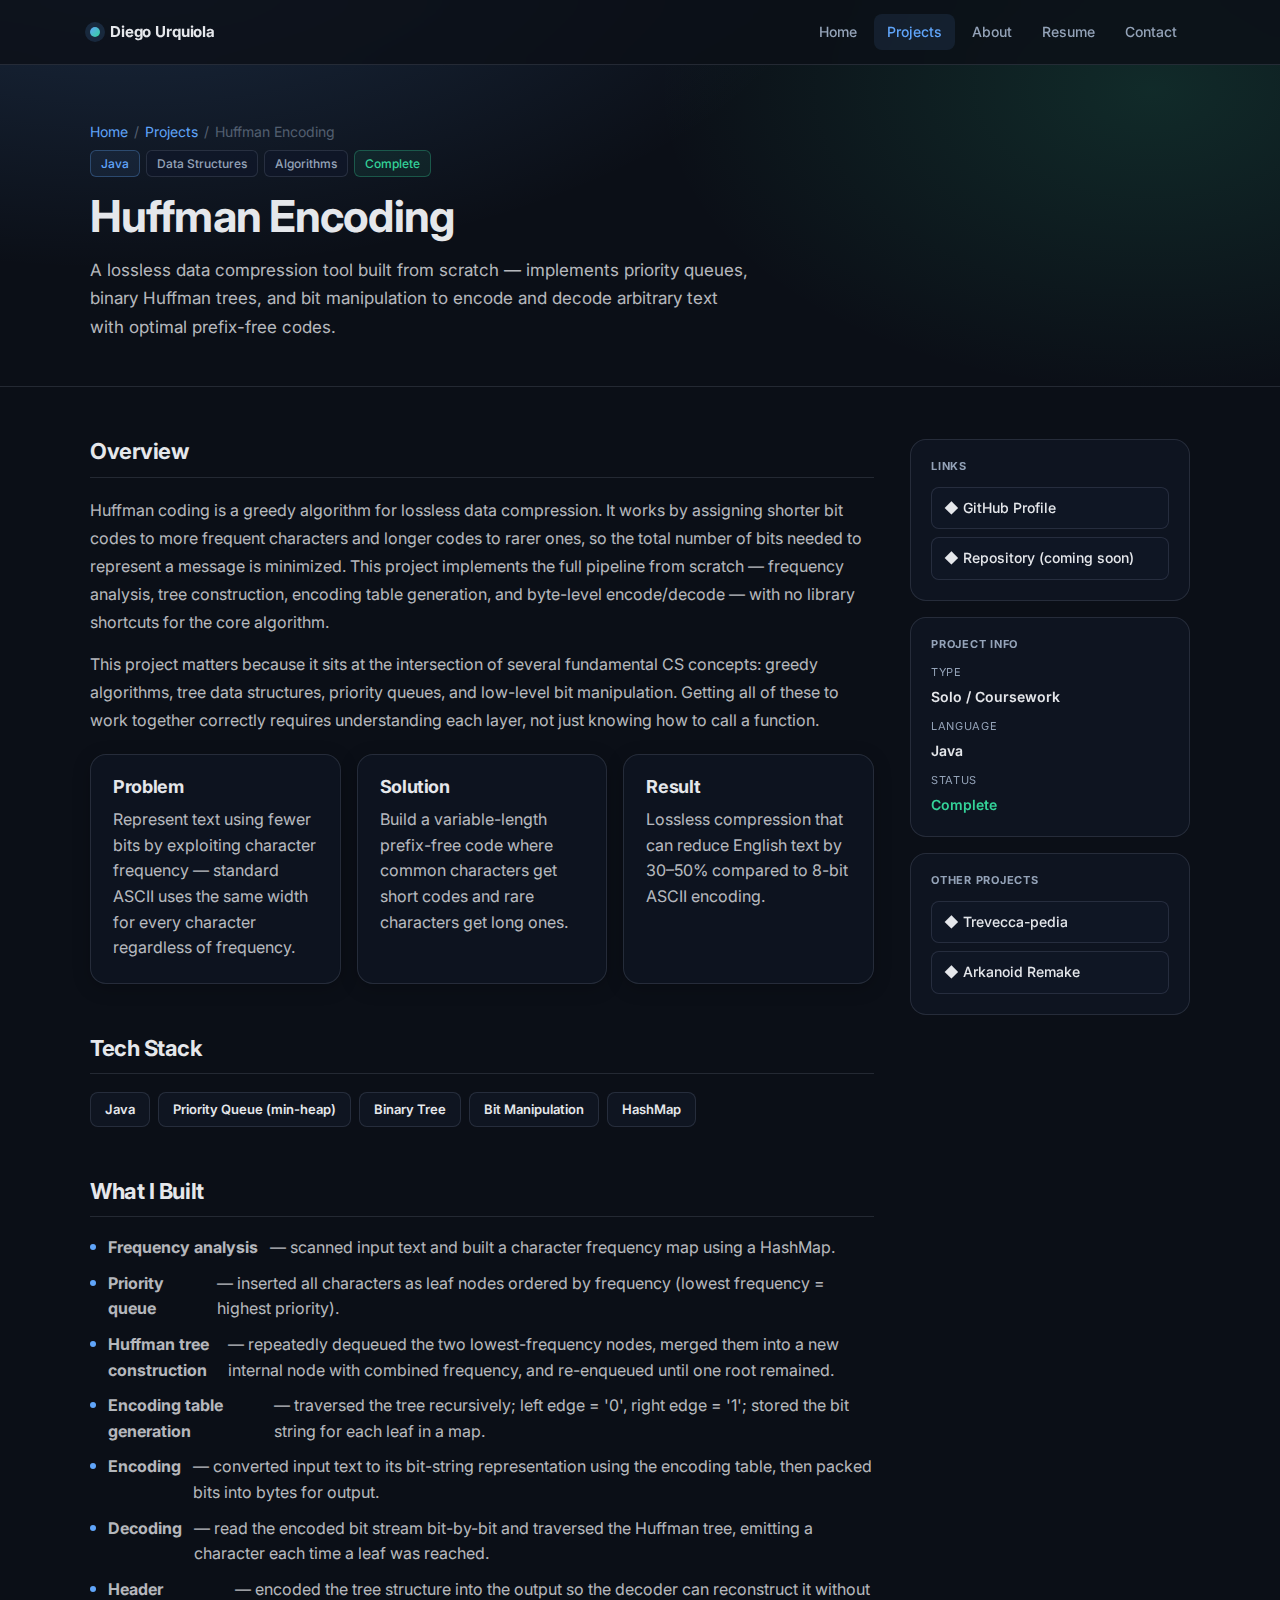
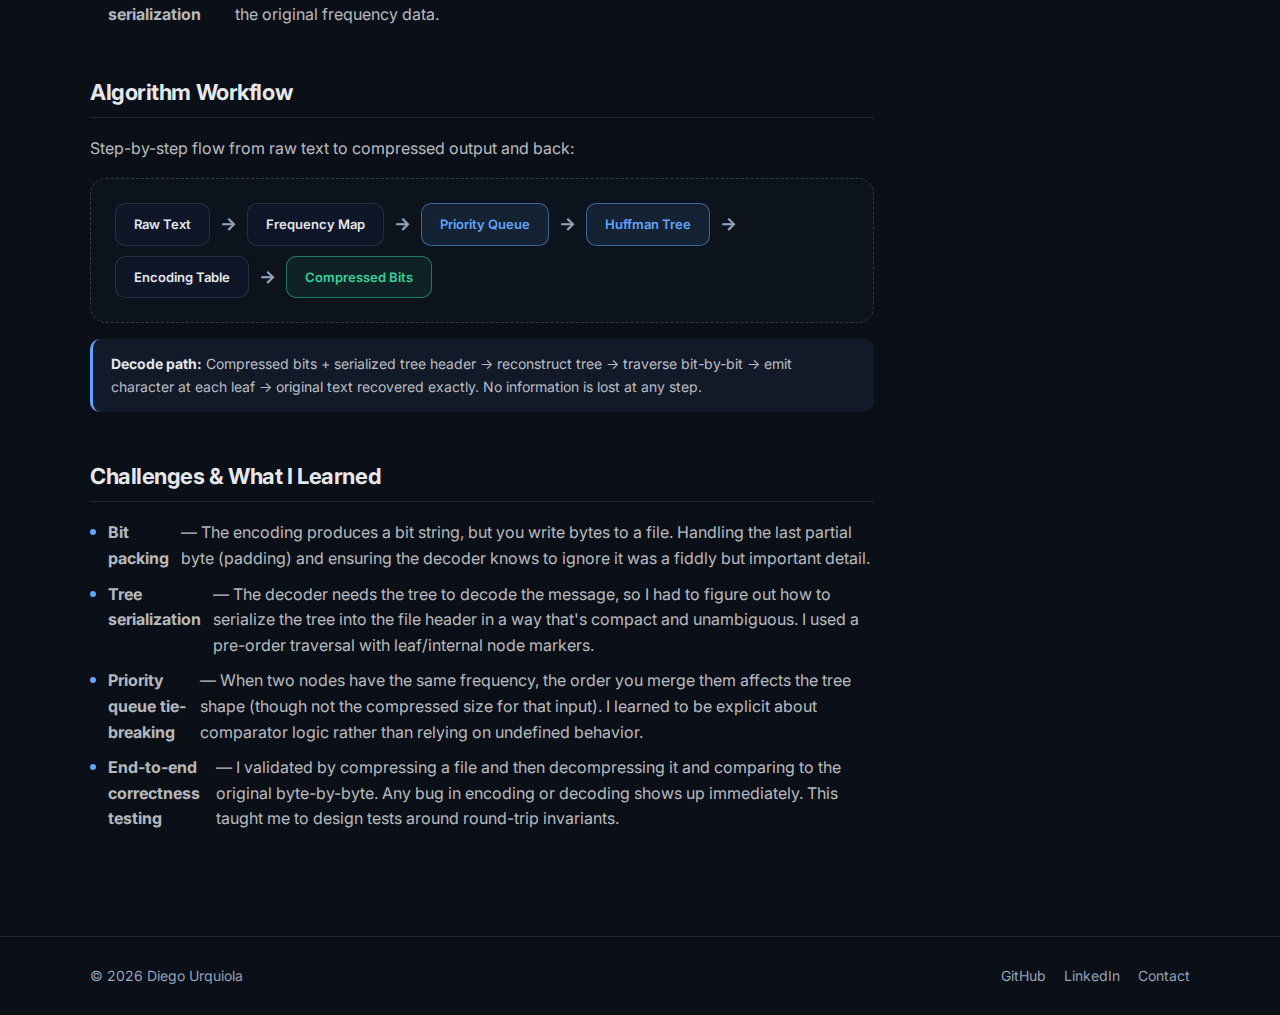
<file: projects/huffman-encoding.html>
<!doctype html>
<html lang="en">
<head>
  <meta charset="utf-8" />
  <meta name="viewport" content="width=device-width, initial-scale=1" />
  <title>Huffman Encoding — Diego Urquiola</title>
  <meta name="description" content="Huffman Encoding: lossless data compression implemented from scratch in Java — priority queues, binary trees, bit manipulation." />
  <link rel="icon" type="image/svg+xml" href="../assets/img/favicon.svg" />
  <link rel="preconnect" href="https://fonts.googleapis.com">
  <link rel="preconnect" href="https://fonts.gstatic.com" crossorigin>
  <link href="https://fonts.googleapis.com/css2?family=Inter:wght@400;500;600;700&display=swap" rel="stylesheet">
  <link rel="stylesheet" href="../assets/css/style.css" />
</head>
<body>

  <header class="site-header">
    <div class="container header-inner">
      <a class="brand" href="../">
        <span class="dot" aria-hidden="true"></span>
        <span>Diego Urquiola</span>
      </a>
      <button class="nav-toggle" aria-label="Toggle navigation" aria-expanded="false">
        <span></span><span></span><span></span>
      </button>
      <nav class="nav" id="main-nav" aria-label="Primary navigation">
        <a href="../">Home</a>
        <a href="./index.html" class="active">Projects</a>
        <a href="../about.html">About</a>
        <a href="../resume.html">Resume</a>
        <a href="../contact.html">Contact</a>
      </nav>
    </div>
  </header>

  <main>

    <!-- Page Hero -->
    <section class="page-hero">
      <div class="container">
        <nav class="breadcrumb" aria-label="Breadcrumb">
          <a href="../">Home</a>
          <span aria-hidden="true">/</span>
          <a href="./index.html">Projects</a>
          <span aria-hidden="true">/</span>
          <span>Huffman Encoding</span>
        </nav>
        <div class="tag-row" style="margin-bottom:14px">
          <span class="tag blue">Java</span>
          <span class="tag">Data Structures</span>
          <span class="tag">Algorithms</span>
          <span class="tag green">Complete</span>
        </div>
        <h1>Huffman Encoding</h1>
        <p class="lead">
          A lossless data compression tool built from scratch — implements priority
          queues, binary Huffman trees, and bit manipulation to encode and decode
          arbitrary text with optimal prefix-free codes.
        </p>
      </div>
    </section>

    <!-- Content -->
    <section class="project-detail">
      <div class="container project-layout">

        <article class="project-main">

          <!-- Overview -->
          <div class="content-section">
            <h2>Overview</h2>
            <p style="color:var(--text-secondary); line-height:1.75">
              Huffman coding is a greedy algorithm for lossless data compression. It works
              by assigning shorter bit codes to more frequent characters and longer codes to
              rarer ones, so the total number of bits needed to represent a message is
              minimized. This project implements the full pipeline from scratch — frequency
              analysis, tree construction, encoding table generation, and byte-level
              encode/decode — with no library shortcuts for the core algorithm.
            </p>
            <p style="color:var(--text-secondary); line-height:1.75">
              This project matters because it sits at the intersection of several fundamental
              CS concepts: greedy algorithms, tree data structures, priority queues, and
              low-level bit manipulation. Getting all of these to work together correctly
              requires understanding each layer, not just knowing how to call a function.
            </p>

            <div class="grid-3" style="margin-top:20px">
              <div class="card">
                <h3>Problem</h3>
                <p>Represent text using fewer bits by exploiting character frequency — standard ASCII uses the same width for every character regardless of frequency.</p>
              </div>
              <div class="card">
                <h3>Solution</h3>
                <p>Build a variable-length prefix-free code where common characters get short codes and rare characters get long ones.</p>
              </div>
              <div class="card">
                <h3>Result</h3>
                <p>Lossless compression that can reduce English text by 30–50% compared to 8-bit ASCII encoding.</p>
              </div>
            </div>
          </div>

          <!-- Tech Stack -->
          <div class="content-section">
            <h2>Tech Stack</h2>
            <div class="tech-grid">
              <span class="tech-badge">Java</span>
              <span class="tech-badge">Priority Queue (min-heap)</span>
              <span class="tech-badge">Binary Tree</span>
              <span class="tech-badge">Bit Manipulation</span>
              <span class="tech-badge">HashMap</span>
            </div>
          </div>

          <!-- What I Built -->
          <div class="content-section">
            <h2>What I Built</h2>
            <ul class="content-list">
              <li><strong>Frequency analysis</strong> — scanned input text and built a character frequency map using a HashMap.</li>
              <li><strong>Priority queue</strong> — inserted all characters as leaf nodes ordered by frequency (lowest frequency = highest priority).</li>
              <li><strong>Huffman tree construction</strong> — repeatedly dequeued the two lowest-frequency nodes, merged them into a new internal node with combined frequency, and re-enqueued until one root remained.</li>
              <li><strong>Encoding table generation</strong> — traversed the tree recursively; left edge = '0', right edge = '1'; stored the bit string for each leaf in a map.</li>
              <li><strong>Encoding</strong> — converted input text to its bit-string representation using the encoding table, then packed bits into bytes for output.</li>
              <li><strong>Decoding</strong> — read the encoded bit stream bit-by-bit and traversed the Huffman tree, emitting a character each time a leaf was reached.</li>
              <li><strong>Header serialization</strong> — encoded the tree structure into the output so the decoder can reconstruct it without the original frequency data.</li>
            </ul>
          </div>

          <!-- Architecture / Workflow -->
          <div class="content-section">
            <h2>Algorithm Workflow</h2>
            <p style="color:var(--text-secondary); margin-bottom:16px">Step-by-step flow from raw text to compressed output and back:</p>

            <div class="diagram">
              <div class="diagram-flow">
                <div class="dnode">Raw Text</div>
                <div class="darrow">&rarr;</div>
                <div class="dnode">Frequency Map</div>
                <div class="darrow">&rarr;</div>
                <div class="dnode hi">Priority Queue</div>
                <div class="darrow">&rarr;</div>
                <div class="dnode hi">Huffman Tree</div>
                <div class="darrow">&rarr;</div>
                <div class="dnode">Encoding Table</div>
                <div class="darrow">&rarr;</div>
                <div class="dnode green">Compressed Bits</div>
              </div>
            </div>

            <div class="callout" style="margin-top:16px">
              <strong>Decode path:</strong> Compressed bits + serialized tree header &rarr; reconstruct tree &rarr;
              traverse bit-by-bit &rarr; emit character at each leaf &rarr; original text recovered exactly.
              No information is lost at any step.
            </div>
          </div>

          <!-- Challenges + Learnings -->
          <div class="content-section">
            <h2>Challenges &amp; What I Learned</h2>
            <ul class="content-list">
              <li><strong>Bit packing</strong> — The encoding produces a bit string, but you write bytes to a file. Handling the last partial byte (padding) and ensuring the decoder knows to ignore it was a fiddly but important detail.</li>
              <li><strong>Tree serialization</strong> — The decoder needs the tree to decode the message, so I had to figure out how to serialize the tree into the file header in a way that's compact and unambiguous. I used a pre-order traversal with leaf/internal node markers.</li>
              <li><strong>Priority queue tie-breaking</strong> — When two nodes have the same frequency, the order you merge them affects the tree shape (though not the compressed size for that input). I learned to be explicit about comparator logic rather than relying on undefined behavior.</li>
              <li><strong>End-to-end correctness testing</strong> — I validated by compressing a file and then decompressing it and comparing to the original byte-by-byte. Any bug in encoding or decoding shows up immediately. This taught me to design tests around round-trip invariants.</li>
            </ul>
          </div>

        </article>

        <!-- Sidebar -->
        <aside class="project-sidebar">

          <div class="sidebar-card">
            <h4>Links</h4>
            <div class="sidebar-links">
              <a href="https://github.com/DeLsonJabberwo" target="_blank" rel="noreferrer">
                &#9670; GitHub Profile
              </a>
              <a href="#" onclick="alert('Repository link coming soon.'); return false;">
                &#9670; Repository (coming soon)
              </a>
            </div>
          </div>

          <div class="sidebar-card">
            <h4>Project Info</h4>
            <div style="display:grid; gap:10px">
              <div>
                <div style="font-size:11px; text-transform:uppercase; letter-spacing:.06em; color:var(--muted); margin-bottom:4px">Type</div>
                <div style="font-size:14px; font-weight:600">Solo / Coursework</div>
              </div>
              <div>
                <div style="font-size:11px; text-transform:uppercase; letter-spacing:.06em; color:var(--muted); margin-bottom:4px">Language</div>
                <div style="font-size:14px; font-weight:600">Java</div>
              </div>
              <div>
                <div style="font-size:11px; text-transform:uppercase; letter-spacing:.06em; color:var(--muted); margin-bottom:4px">Status</div>
                <div style="font-size:14px; font-weight:600; color:var(--accent2)">Complete</div>
              </div>
            </div>
          </div>

          <div class="sidebar-card">
            <h4>Other Projects</h4>
            <div class="sidebar-links">
              <a href="./trevecca-pedia.html">&#9670; Trevecca-pedia</a>
              <a href="./arkanoid.html">&#9670; Arkanoid Remake</a>
            </div>
          </div>

        </aside>

      </div>
    </section>

  </main>

  <footer class="footer">
    <div class="container footer-inner">
      <p>&copy; <span id="year"></span> Diego Urquiola</p>
      <div class="footer-links">
        <a href="https://github.com/DeLsonJabberwo" target="_blank" rel="noreferrer">GitHub</a>
        <a href="https://www.linkedin.com/in/diegourquiola0806/" target="_blank" rel="noreferrer">LinkedIn</a>
        <a href="../contact.html">Contact</a>
      </div>
    </div>
  </footer>

  <script src="../assets/js/main.js"></script>
</body>
</html>
</file>
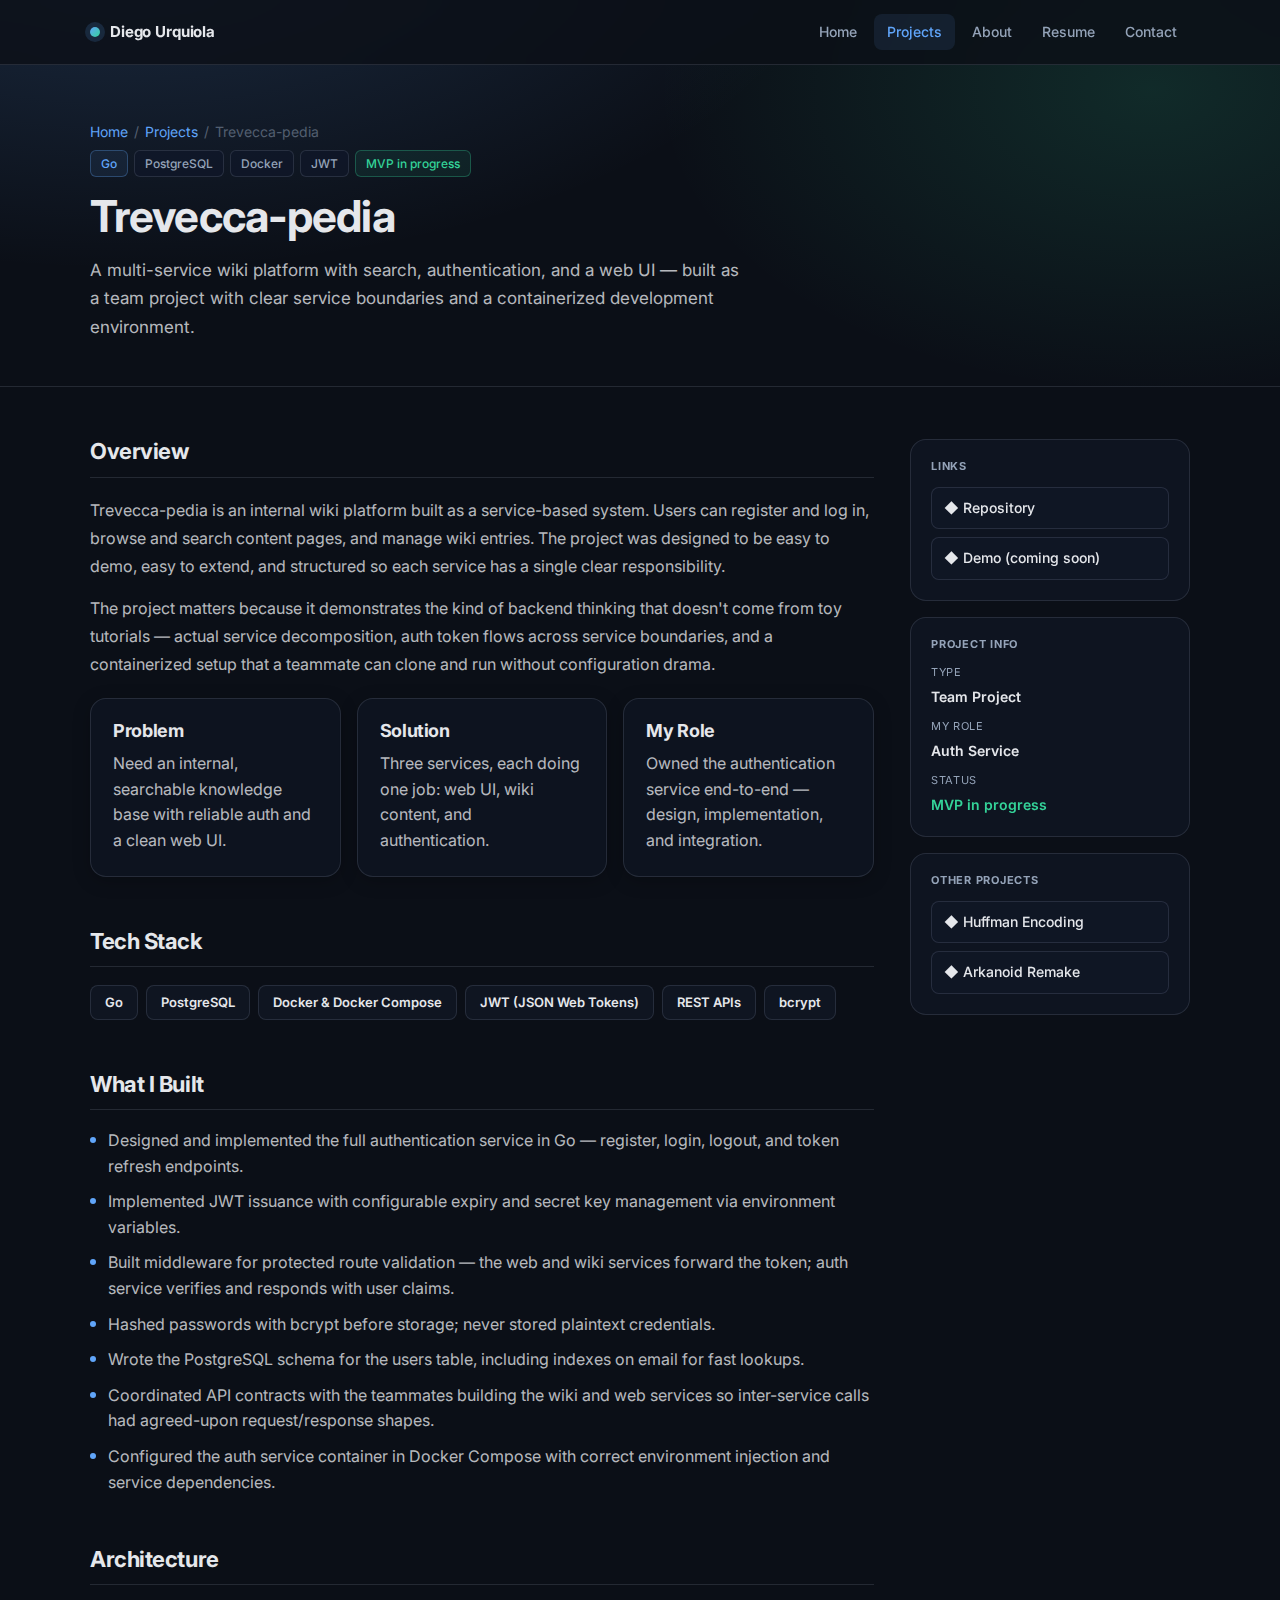
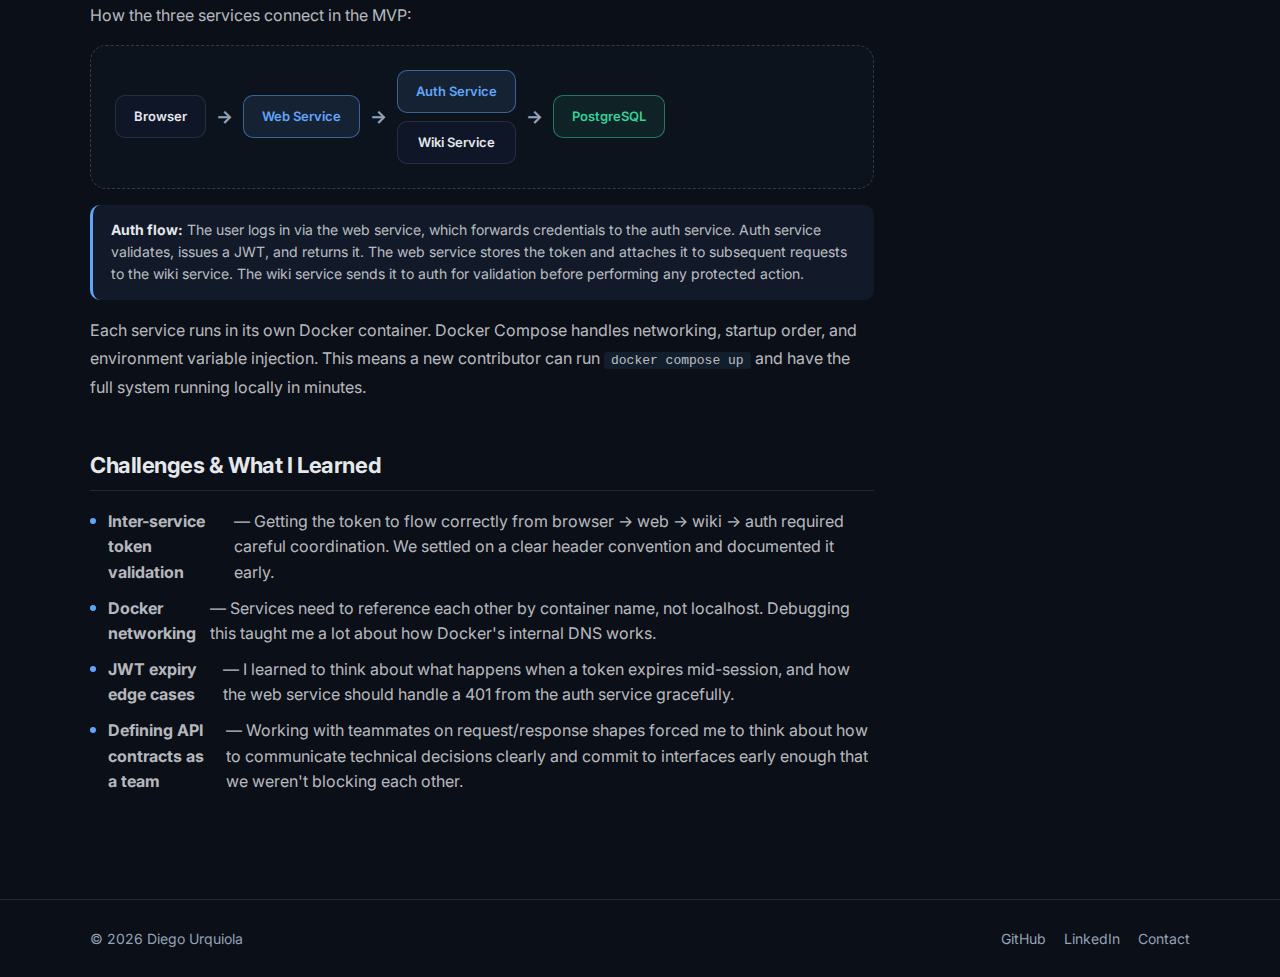
<file: projects/trevecca-pedia.html>
<!doctype html>
<html lang="en">
<head>
  <meta charset="utf-8" />
  <meta name="viewport" content="width=device-width, initial-scale=1" />
  <title>Trevecca-pedia — Diego Urquiola</title>
  <meta name="description" content="Trevecca-pedia: a multi-service wiki platform in Go with JWT auth, PostgreSQL, and Docker." />
  <link rel="icon" type="image/svg+xml" href="../assets/img/favicon.svg" />
  <link rel="preconnect" href="https://fonts.googleapis.com">
  <link rel="preconnect" href="https://fonts.gstatic.com" crossorigin>
  <link href="https://fonts.googleapis.com/css2?family=Inter:wght@400;500;600;700&display=swap" rel="stylesheet">
  <link rel="stylesheet" href="../assets/css/style.css" />
</head>
<body>

  <header class="site-header">
    <div class="container header-inner">
      <a class="brand" href="../">
        <span class="dot" aria-hidden="true"></span>
        <span>Diego Urquiola</span>
      </a>
      <button class="nav-toggle" aria-label="Toggle navigation" aria-expanded="false">
        <span></span><span></span><span></span>
      </button>
      <nav class="nav" id="main-nav" aria-label="Primary navigation">
        <a href="../">Home</a>
        <a href="./index.html" class="active">Projects</a>
        <a href="../about.html">About</a>
        <a href="../resume.html">Resume</a>
        <a href="../contact.html">Contact</a>
      </nav>
    </div>
  </header>

  <main>

    <!-- Page Hero -->
    <section class="page-hero">
      <div class="container">
        <nav class="breadcrumb" aria-label="Breadcrumb">
          <a href="../">Home</a>
          <span aria-hidden="true">/</span>
          <a href="./index.html">Projects</a>
          <span aria-hidden="true">/</span>
          <span>Trevecca-pedia</span>
        </nav>
        <div class="tag-row" style="margin-bottom:14px">
          <span class="tag blue">Go</span>
          <span class="tag">PostgreSQL</span>
          <span class="tag">Docker</span>
          <span class="tag">JWT</span>
          <span class="tag green">MVP in progress</span>
        </div>
        <h1>Trevecca-pedia</h1>
        <p class="lead">
          A multi-service wiki platform with search, authentication, and a web UI —
          built as a team project with clear service boundaries and a containerized
          development environment.
        </p>
      </div>
    </section>

    <!-- Content -->
    <section class="project-detail">
      <div class="container project-layout">

        <!-- Main content -->
        <article class="project-main">

          <!-- Overview -->
          <div class="content-section">
            <h2>Overview</h2>
            <p style="color:var(--text-secondary); line-height:1.75">
              Trevecca-pedia is an internal wiki platform built as a service-based system.
              Users can register and log in, browse and search content pages, and manage
              wiki entries. The project was designed to be easy to demo, easy to extend,
              and structured so each service has a single clear responsibility.
            </p>
            <p style="color:var(--text-secondary); line-height:1.75">
              The project matters because it demonstrates the kind of backend thinking
              that doesn't come from toy tutorials — actual service decomposition, auth
              token flows across service boundaries, and a containerized setup that
              a teammate can clone and run without configuration drama.
            </p>

            <div class="grid-3" style="margin-top:20px">
              <div class="card">
                <h3>Problem</h3>
                <p>Need an internal, searchable knowledge base with reliable auth and a clean web UI.</p>
              </div>
              <div class="card">
                <h3>Solution</h3>
                <p>Three services, each doing one job: web UI, wiki content, and authentication.</p>
              </div>
              <div class="card">
                <h3>My Role</h3>
                <p>Owned the authentication service end-to-end — design, implementation, and integration.</p>
              </div>
            </div>
          </div>

          <!-- Tech Stack -->
          <div class="content-section">
            <h2>Tech Stack</h2>
            <div class="tech-grid">
              <span class="tech-badge">Go</span>
              <span class="tech-badge">PostgreSQL</span>
              <span class="tech-badge">Docker &amp; Docker Compose</span>
              <span class="tech-badge">JWT (JSON Web Tokens)</span>
              <span class="tech-badge">REST APIs</span>
              <span class="tech-badge">bcrypt</span>
            </div>
          </div>

          <!-- What I Built -->
          <div class="content-section">
            <h2>What I Built</h2>
            <ul class="content-list">
              <li>Designed and implemented the full authentication service in Go — register, login, logout, and token refresh endpoints.</li>
              <li>Implemented JWT issuance with configurable expiry and secret key management via environment variables.</li>
              <li>Built middleware for protected route validation — the web and wiki services forward the token; auth service verifies and responds with user claims.</li>
              <li>Hashed passwords with bcrypt before storage; never stored plaintext credentials.</li>
              <li>Wrote the PostgreSQL schema for the users table, including indexes on email for fast lookups.</li>
              <li>Coordinated API contracts with the teammates building the wiki and web services so inter-service calls had agreed-upon request/response shapes.</li>
              <li>Configured the auth service container in Docker Compose with correct environment injection and service dependencies.</li>
            </ul>
          </div>

          <!-- Architecture -->
          <div class="content-section">
            <h2>Architecture</h2>
            <p style="color:var(--text-secondary)">How the three services connect in the MVP:</p>

            <div class="diagram">
              <div class="diagram-flow">
                <div class="dnode">Browser</div>
                <div class="darrow">&rarr;</div>
                <div class="dnode hi">Web Service</div>
                <div class="darrow">&rarr;</div>
                <div class="dstack">
                  <div class="dnode hi">Auth Service</div>
                  <div class="dnode">Wiki Service</div>
                </div>
                <div class="darrow">&rarr;</div>
                <div class="dnode green">PostgreSQL</div>
              </div>
            </div>

            <div class="callout">
              <strong>Auth flow:</strong> The user logs in via the web service, which forwards
              credentials to the auth service. Auth service validates, issues a JWT, and returns
              it. The web service stores the token and attaches it to subsequent requests to the
              wiki service. The wiki service sends it to auth for validation before performing
              any protected action.
            </div>

            <p style="color:var(--text-secondary); margin-top:16px; line-height:1.75">
              Each service runs in its own Docker container. Docker Compose handles networking,
              startup order, and environment variable injection. This means a new contributor
              can run <code style="background:rgba(96,165,250,.1); padding:1px 7px; border-radius:4px; font-size:13px">docker compose up</code> and have the full system running locally in minutes.
            </p>
          </div>

          <!-- Challenges + Learnings -->
          <div class="content-section">
            <h2>Challenges &amp; What I Learned</h2>
            <ul class="content-list">
              <li><strong>Inter-service token validation</strong> — Getting the token to flow correctly from browser → web → wiki → auth required careful coordination. We settled on a clear header convention and documented it early.</li>
              <li><strong>Docker networking</strong> — Services need to reference each other by container name, not localhost. Debugging this taught me a lot about how Docker's internal DNS works.</li>
              <li><strong>JWT expiry edge cases</strong> — I learned to think about what happens when a token expires mid-session, and how the web service should handle a 401 from the auth service gracefully.</li>
              <li><strong>Defining API contracts as a team</strong> — Working with teammates on request/response shapes forced me to think about how to communicate technical decisions clearly and commit to interfaces early enough that we weren't blocking each other.</li>
            </ul>
          </div>

        </article>

        <!-- Sidebar -->
        <aside class="project-sidebar">

          <div class="sidebar-card">
            <h4>Links</h4>
            <div class="sidebar-links">
              <a href="https://github.com/DeLsonJabberwo/trevecca-pedia" target="_blank" rel="noreferrer">
                &#9670; Repository
              </a>
              <a href="#" onclick="alert('Live demo coming when web UI is deployed.'); return false;">
                &#9670; Demo (coming soon)
              </a>
            </div>
          </div>

          <div class="sidebar-card">
            <h4>Project Info</h4>
            <div style="display:grid; gap:10px">
              <div>
                <div style="font-size:11px; text-transform:uppercase; letter-spacing:.06em; color:var(--muted); margin-bottom:4px">Type</div>
                <div style="font-size:14px; font-weight:600">Team Project</div>
              </div>
              <div>
                <div style="font-size:11px; text-transform:uppercase; letter-spacing:.06em; color:var(--muted); margin-bottom:4px">My Role</div>
                <div style="font-size:14px; font-weight:600">Auth Service</div>
              </div>
              <div>
                <div style="font-size:11px; text-transform:uppercase; letter-spacing:.06em; color:var(--muted); margin-bottom:4px">Status</div>
                <div style="font-size:14px; font-weight:600; color:var(--accent2)">MVP in progress</div>
              </div>
            </div>
          </div>

          <div class="sidebar-card">
            <h4>Other Projects</h4>
            <div class="sidebar-links">
              <a href="./huffman-encoding.html">&#9670; Huffman Encoding</a>
              <a href="./arkanoid.html">&#9670; Arkanoid Remake</a>
            </div>
          </div>

        </aside>

      </div>
    </section>

  </main>

  <footer class="footer">
    <div class="container footer-inner">
      <p>&copy; <span id="year"></span> Diego Urquiola</p>
      <div class="footer-links">
        <a href="https://github.com/DeLsonJabberwo" target="_blank" rel="noreferrer">GitHub</a>
        <a href="https://www.linkedin.com/in/diegourquiola0806/" target="_blank" rel="noreferrer">LinkedIn</a>
        <a href="../contact.html">Contact</a>
      </div>
    </div>
  </footer>

  <script src="../assets/js/main.js"></script>
</body>
</html>
</file>
<file: style.css>
:root{
  --bg:#0b0f17;
  --panel:#111827;
  --card:#0f172a;
  --muted:#94a3b8;
  --text:#e5e7eb;
  --line:rgba(148,163,184,.18);
  --accent:#60a5fa;
  --accent2:#34d399;
  --shadow: 0 18px 55px rgba(0,0,0,.35);
  --radius: 18px;
}

*{ box-sizing:border-box; }
html,body{ margin:0; padding:0; }
body{
  font-family: Inter, system-ui, -apple-system, Segoe UI, Roboto, Arial, sans-serif;
  color: var(--text);
  background:
    radial-gradient(1200px 600px at 10% -10%, rgba(96,165,250,.25), transparent 60%),
    radial-gradient(900px 550px at 90% 10%, rgba(52,211,153,.18), transparent 55%),
    var(--bg);
  line-height: 1.55;
}

a{ color:inherit; text-decoration:none; }
.container{
  width:min(1100px, calc(100% - 40px));
  margin: 0 auto;
}

/* Header */
.site-header{
  position: sticky;
  top: 0;
  z-index: 50;
  backdrop-filter: blur(10px);
  background: rgba(11,15,23,.65);
  border-bottom: 1px solid var(--line);
}
.header-inner{
  display:flex;
  align-items:center;
  justify-content:space-between;
  padding: 14px 0;
}
.brand{
  display:flex;
  align-items:center;
  gap:10px;
  font-weight:700;
  letter-spacing:.2px;
}
.dot{
  width:10px; height:10px; border-radius:999px;
  background: linear-gradient(135deg, var(--accent), var(--accent2));
  box-shadow: 0 0 0 6px rgba(96,165,250,.12);
}
.nav{
  display:flex;
  gap: 18px;
  font-weight: 500;
  color: var(--muted);
}
.nav a:hover{ color: var(--text); }

/* Hero */
.hero{ padding: 58px 0 32px; }
.hero-inner{
  display:grid;
  grid-template-columns: 1.4fr 1fr;
  gap: 26px;
  align-items: start;
}
.badge{
  display:inline-flex;
  padding: 6px 12px;
  border: 1px solid var(--line);
  border-radius: 999px;
  color: var(--muted);
  background: rgba(17,24,39,.5);
  margin: 0 0 10px;
  font-size: 13px;
}
h1{
  margin: 0 0 10px;
  font-size: clamp(36px, 4vw, 52px);
  line-height: 1.05;
  letter-spacing: -0.8px;
}
.lead{
  margin: 0 0 18px;
  font-size: 17px;
  color: rgba(229,231,235,.88);
  max-width: 62ch;
}
.cta-row{
  display:flex;
  gap: 12px;
  flex-wrap: wrap;
  margin: 10px 0 18px;
}
.btn{
  display:inline-flex;
  align-items:center;
  justify-content:center;
  padding: 11px 14px;
  border-radius: 12px;
  border: 1px solid var(--line);
  background: rgba(15,23,42,.6);
  font-weight: 600;
}
.btn:hover{ transform: translateY(-1px); transition: .15s ease; }
.btn.primary{
  border: 1px solid rgba(96,165,250,.35);
  background: linear-gradient(135deg, rgba(96,165,250,.22), rgba(52,211,153,.18));
}

.meta{
  display:grid;
  grid-template-columns: repeat(3, 1fr);
  gap: 12px;
  margin-top: 14px;
}
.meta-card{
  border: 1px solid var(--line);
  background: rgba(17,24,39,.55);
  border-radius: var(--radius);
  padding: 12px 12px;
}
.meta-label{ color: var(--muted); font-size: 12px; }
.meta-value{ font-weight: 700; margin-top: 4px; }

.hero-panel{
  border: 1px solid var(--line);
  border-radius: var(--radius);
  background: rgba(17,24,39,.55);
  box-shadow: var(--shadow);
  overflow:hidden;
}
.panel-header{
  padding: 16px 16px 0;
}
.panel-header h2{
  margin: 0;
  font-size: 18px;
}
.panel-header p{
  margin: 6px 0 0;
  color: var(--muted);
}
.panel-list{
  list-style:none;
  padding: 10px 16px 16px;
  margin: 0;
  display:grid;
  gap: 10px;
  color: rgba(229,231,235,.9);
}
.check{
  display:inline-flex;
  width: 22px;
  height: 22px;
  border-radius: 999px;
  align-items:center;
  justify-content:center;
  margin-right: 10px;
  border: 1px solid rgba(52,211,153,.35);
  background: rgba(52,211,153,.12);
}

/* Sections */
.section{ padding: 46px 0; }
.section.alt{
  background: rgba(15,23,42,.35);
  border-top: 1px solid var(--line);
  border-bottom: 1px solid var(--line);
}
h2{
  margin: 0 0 12px;
  font-size: 26px;
  letter-spacing: -0.3px;
}
.muted{ color: var(--muted); }

.grid-3{
  display:grid;
  grid-template-columns: repeat(3, 1fr);
  gap: 14px;
  margin-top: 16px;
}
.grid-2{
  display:grid;
  grid-template-columns: repeat(2, 1fr);
  gap: 14px;
  margin-top: 16px;
}
.card{
  border: 1px solid var(--line);
  background: rgba(17,24,39,.55);
  border-radius: var(--radius);
  padding: 16px;
  box-shadow: 0 10px 30px rgba(0,0,0,.18);
}
.card h3{ margin: 0 0 8px; }
.card p{ margin: 0; color: rgba(229,231,235,.85); }

.list{
  margin: 10px 0 0;
  padding-left: 18px;
  color: rgba(229,231,235,.88);
}
.list li{ margin: 6px 0; }

/* Diagram */
.diagram{
  margin-top: 14px;
  display:flex;
  flex-wrap: wrap;
  gap: 10px;
  align-items:center;
  border: 1px dashed rgba(148,163,184,.35);
  border-radius: var(--radius);
  padding: 14px;
  background: rgba(17,24,39,.35);
}
.node{
  padding: 10px 12px;
  border: 1px solid var(--line);
  border-radius: 14px;
  background: rgba(15,23,42,.7);
  font-weight: 600;
}
.arrow{ color: var(--muted); font-weight: 700; padding: 0 4px; }
.stack{ display:flex; flex-direction:column; gap: 10px; }

.note{
  margin-top: 14px;
  padding: 14px;
  border-radius: var(--radius);
  border: 1px solid rgba(96,165,250,.25);
  background: rgba(96,165,250,.08);
  color: rgba(229,231,235,.92);
}

/* Link cards */
.link-card:hover{
  transform: translateY(-2px);
  transition: .15s ease;
  border-color: rgba(96,165,250,.35);
}
.link-card p{ color: var(--muted); }

/* Footer */
.footer{
  padding: 24px 0;
  color: var(--muted);
  border-top: 1px solid var(--line);
}
.footer-inner{
  display:flex;
  justify-content:space-between;
  align-items:center;
  gap: 12px;
}

/* Responsive */
@media (max-width: 900px){
  .hero-inner{ grid-template-columns: 1fr; }
  .meta{ grid-template-columns: 1fr; }
  .grid-3{ grid-template-columns: 1fr; }
  .grid-2{ grid-template-columns: 1fr; }
  .nav{ display:none; }
}
</file>
<file: assets/css/style.css>
/* =============================================================
   Diego Urquiola — Portfolio Site
   assets/css/style.css
   ============================================================= */

/* ---------------------------------------------------------------
   1. Variables & Reset
   --------------------------------------------------------------- */
:root {
  --bg:      #0b0f17;
  --surface: #111827;
  --card:    #0f172a;
  --muted:   #94a3b8;
  --text:    #e5e7eb;
  --text-secondary: rgba(229,231,235,.8);
  --line:    rgba(148,163,184,.18);
  --accent:  #60a5fa;
  --accent2: #34d399;
  --accent3: #f59e0b;
  --shadow:    0 18px 55px rgba(0,0,0,.38);
  --shadow-sm: 0 4px 18px rgba(0,0,0,.22);
  --radius:    16px;
  --radius-sm: 10px;
  --transition: .18s ease;
}

*, *::before, *::after { box-sizing: border-box; }
html, body { margin: 0; padding: 0; }

body {
  font-family: Inter, system-ui, -apple-system, 'Segoe UI', Roboto, Arial, sans-serif;
  color: var(--text);
  background:
    radial-gradient(1200px 600px at 10% -10%, rgba(96,165,250,.2), transparent 60%),
    radial-gradient(900px 550px at 90% 10%, rgba(52,211,153,.14), transparent 55%),
    var(--bg);
  background-attachment: fixed;
  line-height: 1.6;
  min-height: 100vh;
  display: flex;
  flex-direction: column;
}

main { flex: 1; }
a { color: inherit; text-decoration: none; }
img { max-width: 100%; display: block; }

/* ---------------------------------------------------------------
   2. Layout
   --------------------------------------------------------------- */
.container {
  width: min(1100px, calc(100% - 40px));
  margin: 0 auto;
}

.section { padding: 72px 0; }
.section.alt {
  background: rgba(15,23,42,.4);
  border-top: 1px solid var(--line);
  border-bottom: 1px solid var(--line);
}

/* ---------------------------------------------------------------
   3. Typography
   --------------------------------------------------------------- */
h1, h2, h3, h4 { margin: 0; line-height: 1.15; letter-spacing: -.02em; }
h1 { font-size: clamp(34px, 5vw, 56px); }
h2 { font-size: clamp(22px, 3vw, 32px); margin-bottom: 10px; }
h3 { font-size: 18px; margin-bottom: 8px; }
h4 { font-size: 15px; }
p  { margin: 0 0 14px; }
p:last-child { margin-bottom: 0; }

.lead {
  font-size: 17px;
  color: var(--text-secondary);
  line-height: 1.7;
  max-width: 60ch;
}
.muted { color: var(--muted); }

.section-label {
  display: inline-flex;
  align-items: center;
  gap: 8px;
  padding: 4px 12px;
  border: 1px solid var(--line);
  border-radius: 999px;
  color: var(--muted);
  font-size: 13px;
  font-weight: 500;
  margin-bottom: 10px;
  background: rgba(17,24,39,.6);
}

.badge {
  display: inline-flex;
  padding: 5px 12px;
  border: 1px solid var(--line);
  border-radius: 999px;
  color: var(--muted);
  background: rgba(17,24,39,.5);
  margin-bottom: 14px;
  font-size: 13px;
  font-weight: 500;
}

/* ---------------------------------------------------------------
   4. Header / Navigation
   --------------------------------------------------------------- */
.site-header {
  position: sticky;
  top: 0;
  z-index: 100;
  backdrop-filter: blur(14px);
  -webkit-backdrop-filter: blur(14px);
  background: rgba(11,15,23,.8);
  border-bottom: 1px solid var(--line);
}

.header-inner {
  display: flex;
  align-items: center;
  justify-content: space-between;
  padding: 14px 0;
  position: relative;
}

.brand {
  display: flex;
  align-items: center;
  gap: 10px;
  font-weight: 700;
  font-size: 15px;
  letter-spacing: -.01em;
  transition: opacity var(--transition);
  z-index: 110;
}
.brand:hover { opacity: .85; }

.dot {
  width: 10px;
  height: 10px;
  border-radius: 999px;
  background: linear-gradient(135deg, var(--accent), var(--accent2));
  box-shadow: 0 0 0 5px rgba(96,165,250,.15);
  flex-shrink: 0;
}

.nav { display: flex; align-items: center; gap: 4px; }
.nav a {
  padding: 7px 13px;
  border-radius: 8px;
  font-weight: 500;
  font-size: 14px;
  color: var(--muted);
  transition: color var(--transition), background var(--transition);
}
.nav a:hover  { color: var(--text);   background: rgba(148,163,184,.1); }
.nav a.active { color: var(--accent); background: rgba(96,165,250,.1);  }

/* Hamburger */
.nav-toggle {
  display: none;
  flex-direction: column;
  gap: 5px;
  background: none;
  border: none;
  padding: 6px;
  cursor: pointer;
  z-index: 110;
}
.nav-toggle span {
  display: block;
  width: 22px;
  height: 2px;
  background: var(--text);
  border-radius: 2px;
  transition: transform .22s ease, opacity .22s ease;
}
.nav-toggle[aria-expanded="true"] span:nth-child(1) { transform: translateY(7px) rotate(45deg); }
.nav-toggle[aria-expanded="true"] span:nth-child(2) { opacity: 0; }
.nav-toggle[aria-expanded="true"] span:nth-child(3) { transform: translateY(-7px) rotate(-45deg); }

/* ---------------------------------------------------------------
   5. Buttons
   --------------------------------------------------------------- */
.btn {
  display: inline-flex;
  align-items: center;
  justify-content: center;
  gap: 8px;
  padding: 10px 20px;
  border-radius: 10px;
  border: 1px solid var(--line);
  background: rgba(15,23,42,.65);
  font-weight: 600;
  font-size: 14px;
  transition: transform var(--transition), border-color var(--transition), background var(--transition);
  cursor: pointer;
  white-space: nowrap;
}
.btn:hover { transform: translateY(-1px); border-color: rgba(148,163,184,.35); }
.btn.primary {
  border-color: rgba(96,165,250,.45);
  background: linear-gradient(135deg, rgba(96,165,250,.2), rgba(52,211,153,.14));
}
.btn.primary:hover {
  border-color: rgba(96,165,250,.7);
  background: linear-gradient(135deg, rgba(96,165,250,.3), rgba(52,211,153,.22));
}
.btn.sm { padding: 7px 14px; font-size: 13px; border-radius: 8px; }

.cta-row { display: flex; flex-wrap: wrap; gap: 10px; margin: 18px 0; }

/* ---------------------------------------------------------------
   6. Cards & Grid
   --------------------------------------------------------------- */
.grid-2 { display: grid; grid-template-columns: repeat(2,1fr); gap: 16px; margin-top: 20px; }
.grid-3 { display: grid; grid-template-columns: repeat(3,1fr); gap: 16px; margin-top: 20px; }

.card {
  border: 1px solid var(--line);
  background: rgba(17,24,39,.55);
  border-radius: var(--radius);
  padding: 22px;
  box-shadow: var(--shadow-sm);
  transition: transform var(--transition), border-color var(--transition);
}
.card:hover { transform: translateY(-2px); }
.card h3 { margin-bottom: 10px; }
.card p  { color: var(--text-secondary); }
.card.link-card { cursor: pointer; display: block; }
.card.link-card:hover { border-color: rgba(96,165,250,.4); }

/* Tags */
.tag-row { display: flex; flex-wrap: wrap; gap: 6px; }
.tag {
  padding: 3px 10px;
  border-radius: 6px;
  border: 1px solid var(--line);
  background: rgba(15,23,42,.7);
  font-size: 12px;
  font-weight: 500;
  color: var(--muted);
}
.tag.blue  { border-color: rgba(96,165,250,.3);  color: var(--accent);  background: rgba(96,165,250,.08); }
.tag.green { border-color: rgba(52,211,153,.3);  color: var(--accent2); background: rgba(52,211,153,.08); }
.tag.amber { border-color: rgba(245,158,11,.3);  color: var(--accent3); background: rgba(245,158,11,.08); }

/* ---------------------------------------------------------------
   7. Hero (Landing Page)
   --------------------------------------------------------------- */
.hero { padding: 76px 0 60px; }
.hero-inner {
  display: grid;
  grid-template-columns: 1.35fr 1fr;
  gap: 36px;
  align-items: start;
}
.hero-copy h1 {
  margin: 12px 0 18px;
  background: linear-gradient(145deg, #e5e7eb 20%, #94a3b8 100%);
  -webkit-background-clip: text;
  -webkit-text-fill-color: transparent;
  background-clip: text;
}

.meta-row { display: grid; grid-template-columns: repeat(3,1fr); gap: 12px; margin-top: 24px; }
.meta-card {
  border: 1px solid var(--line);
  background: rgba(17,24,39,.6);
  border-radius: var(--radius-sm);
  padding: 14px;
}
.meta-label { color: var(--muted); font-size: 11px; font-weight: 600; text-transform: uppercase; letter-spacing: .06em; }
.meta-value { font-weight: 700; font-size: 14px; margin-top: 6px; }

.hero-panel {
  border: 1px solid var(--line);
  border-radius: var(--radius);
  background: rgba(17,24,39,.6);
  box-shadow: var(--shadow);
  overflow: hidden;
  position: sticky;
  top: 76px;
}
.panel-header { padding: 20px 20px 14px; border-bottom: 1px solid var(--line); }
.panel-header h2 { font-size: 17px; margin-bottom: 4px; }
.panel-header p  { color: var(--muted); font-size: 13px; margin: 0; }
.panel-list {
  list-style: none;
  padding: 16px 20px 20px;
  margin: 0;
  display: grid;
  gap: 12px;
}
.panel-list li {
  display: flex;
  align-items: flex-start;
  gap: 10px;
  font-size: 14px;
  color: var(--text-secondary);
  line-height: 1.5;
}
.check {
  display: inline-flex;
  width: 20px;
  height: 20px;
  border-radius: 999px;
  align-items: center;
  justify-content: center;
  border: 1px solid rgba(52,211,153,.4);
  background: rgba(52,211,153,.12);
  color: var(--accent2);
  font-size: 11px;
  flex-shrink: 0;
  margin-top: 1px;
}

/* ---------------------------------------------------------------
   8. Project Cards (Featured + Listing)
   --------------------------------------------------------------- */
.project-card {
  border: 1px solid var(--line);
  background: rgba(17,24,39,.55);
  border-radius: var(--radius);
  padding: 24px;
  box-shadow: var(--shadow-sm);
  display: flex;
  flex-direction: column;
  gap: 16px;
  transition: transform var(--transition), border-color var(--transition), box-shadow var(--transition);
}
.project-card:hover {
  transform: translateY(-3px);
  border-color: rgba(96,165,250,.35);
  box-shadow: 0 28px 60px rgba(0,0,0,.4);
}
.project-card h3 { font-size: 20px; margin: 0; }
.project-card .desc { color: var(--text-secondary); font-size: 15px; line-height: 1.6; }
.project-card-footer {
  display: flex;
  align-items: center;
  justify-content: space-between;
  margin-top: auto;
  padding-top: 16px;
  border-top: 1px solid var(--line);
  flex-wrap: wrap;
  gap: 10px;
}
.project-link {
  display: inline-flex;
  align-items: center;
  gap: 6px;
  font-size: 13px;
  font-weight: 600;
  color: var(--accent);
  white-space: nowrap;
  transition: gap var(--transition);
}
.project-link:hover { gap: 10px; }

/* ---------------------------------------------------------------
   9. Page Hero (Inner Pages)
   --------------------------------------------------------------- */
.page-hero { padding: 56px 0 44px; border-bottom: 1px solid var(--line); }
.page-hero h1 { font-size: clamp(26px, 4vw, 44px); margin: 10px 0 14px; }
.breadcrumb {
  display: flex;
  align-items: center;
  gap: 6px;
  color: var(--muted);
  font-size: 14px;
  margin-bottom: 6px;
}
.breadcrumb a { color: var(--accent); }
.breadcrumb a:hover { text-decoration: underline; }
.breadcrumb span { opacity: .5; }

/* ---------------------------------------------------------------
   10. Project Detail Page
   --------------------------------------------------------------- */
.project-detail { padding: 52px 0; }
.project-layout {
  display: grid;
  grid-template-columns: 1fr 280px;
  gap: 36px;
  align-items: start;
}
.project-main  { min-width: 0; }
.project-sidebar { position: sticky; top: 80px; }

.sidebar-card {
  border: 1px solid var(--line);
  background: rgba(17,24,39,.6);
  border-radius: var(--radius);
  padding: 20px;
  margin-bottom: 16px;
}
.sidebar-card h4 {
  font-size: 11px;
  font-weight: 700;
  text-transform: uppercase;
  letter-spacing: .07em;
  color: var(--muted);
  margin-bottom: 14px;
}
.sidebar-links { display: flex; flex-direction: column; gap: 8px; }
.sidebar-links a {
  display: flex;
  align-items: center;
  gap: 8px;
  padding: 9px 12px;
  border-radius: 8px;
  border: 1px solid var(--line);
  background: rgba(15,23,42,.5);
  font-size: 14px;
  font-weight: 500;
  transition: border-color var(--transition), background var(--transition), transform var(--transition);
}
.sidebar-links a:hover {
  border-color: rgba(96,165,250,.4);
  background: rgba(96,165,250,.08);
  transform: translateX(2px);
}

.content-section { margin-bottom: 52px; }
.content-section h2 {
  font-size: 22px;
  margin-bottom: 18px;
  padding-bottom: 12px;
  border-bottom: 1px solid var(--line);
}

.content-list { list-style: none; padding: 0; margin: 0; display: grid; gap: 10px; }
.content-list li {
  display: flex;
  gap: 12px;
  align-items: flex-start;
  color: var(--text-secondary);
  line-height: 1.6;
}
.content-list li::before {
  content: '';
  width: 6px;
  height: 6px;
  border-radius: 999px;
  background: var(--accent);
  flex-shrink: 0;
  margin-top: 9px;
}

.tech-grid { display: flex; flex-wrap: wrap; gap: 8px; margin-top: 10px; }
.tech-badge {
  display: inline-flex;
  align-items: center;
  gap: 6px;
  padding: 6px 14px;
  border-radius: 8px;
  border: 1px solid var(--line);
  background: rgba(17,24,39,.7);
  font-size: 13px;
  font-weight: 600;
}

/* Diagram */
.diagram {
  margin-top: 16px;
  border: 1px dashed rgba(148,163,184,.28);
  border-radius: var(--radius);
  padding: 24px;
  background: rgba(17,24,39,.4);
}
.diagram-flow { display: flex; flex-wrap: wrap; align-items: center; gap: 10px; }
.dnode {
  padding: 10px 18px;
  border: 1px solid var(--line);
  border-radius: 10px;
  background: rgba(15,23,42,.85);
  font-weight: 600;
  font-size: 13px;
  text-align: center;
}
.dnode.hi    { border-color: rgba(96,165,250,.5);  background: rgba(96,165,250,.1);  color: var(--accent);  }
.dnode.green { border-color: rgba(52,211,153,.5);  background: rgba(52,211,153,.08); color: var(--accent2); }
.darrow { color: var(--muted); font-size: 18px; font-weight: 700; line-height: 1; }
.dstack { display: flex; flex-direction: column; gap: 8px; }

.callout {
  margin-top: 16px;
  padding: 14px 18px;
  border-radius: var(--radius-sm);
  border-left: 3px solid var(--accent);
  background: rgba(96,165,250,.08);
  color: var(--text-secondary);
  font-size: 14px;
  line-height: 1.6;
}
.callout strong { color: var(--text); }

/* ---------------------------------------------------------------
   11. About Page
   --------------------------------------------------------------- */
.about-grid {
  display: grid;
  grid-template-columns: 1.2fr 1fr;
  gap: 56px;
  align-items: start;
}
.skills-section { margin-top: 40px; }
.skill-group { margin-bottom: 28px; }
.skill-group h3 {
  font-size: 12px;
  color: var(--muted);
  text-transform: uppercase;
  letter-spacing: .08em;
  font-weight: 700;
  margin-bottom: 12px;
}
.skill-tags { display: flex; flex-wrap: wrap; gap: 8px; }
.skill-tag {
  padding: 6px 14px;
  border-radius: 8px;
  border: 1px solid var(--line);
  background: rgba(17,24,39,.6);
  font-size: 13px;
  font-weight: 600;
  transition: border-color var(--transition), background var(--transition), color var(--transition);
  cursor: default;
}
.skill-tag:hover {
  border-color: rgba(96,165,250,.4);
  background: rgba(96,165,250,.08);
  color: var(--accent);
}

/* Timeline */
.timeline { display: grid; gap: 28px; }
.timeline-item { display: grid; grid-template-columns: 16px 1fr; gap: 18px; align-items: start; }
.timeline-dot {
  width: 14px;
  height: 14px;
  border-radius: 999px;
  background: linear-gradient(135deg, var(--accent), var(--accent2));
  margin-top: 3px;
  flex-shrink: 0;
  box-shadow: 0 0 0 4px rgba(96,165,250,.15);
}
.timeline-content h4 { font-size: 16px; margin-bottom: 4px; }
.timeline-content .role-meta { color: var(--muted); font-size: 13px; margin-bottom: 10px; }
.timeline-content p { color: var(--text-secondary); font-size: 14px; line-height: 1.65; }

/* ---------------------------------------------------------------
   12. Contact Page
   --------------------------------------------------------------- */
.contact-grid { display: grid; grid-template-columns: repeat(2,1fr); gap: 16px; }
.contact-method {
  display: flex;
  align-items: flex-start;
  gap: 16px;
  padding: 20px;
  border: 1px solid var(--line);
  background: rgba(17,24,39,.55);
  border-radius: var(--radius);
  transition: border-color var(--transition), transform var(--transition);
}
.contact-method:hover { border-color: rgba(96,165,250,.4); transform: translateY(-2px); }
.contact-icon {
  width: 44px;
  height: 44px;
  border-radius: 10px;
  border: 1px solid var(--line);
  background: rgba(15,23,42,.8);
  display: flex;
  align-items: center;
  justify-content: center;
  font-size: 20px;
  flex-shrink: 0;
}
.contact-method h3 { font-size: 16px; margin-bottom: 4px; }
.contact-method p  { color: var(--muted); font-size: 14px; margin-bottom: 12px; }

/* ---------------------------------------------------------------
   13. Resume Page
   --------------------------------------------------------------- */
.resume-embed {
  width: 100%;
  height: 720px;
  border: 1px solid var(--line);
  border-radius: var(--radius);
  overflow: hidden;
}
.resume-embed iframe { width: 100%; height: 100%; border: none; display: block; }
.resume-placeholder {
  display: flex;
  flex-direction: column;
  align-items: center;
  justify-content: center;
  height: 100%;
  padding: 40px;
  text-align: center;
  background: rgba(17,24,39,.4);
}
.resume-placeholder h3 { margin-bottom: 12px; font-size: 20px; }
.resume-placeholder p  { color: var(--muted); font-size: 15px; margin-bottom: 24px; }

/* ---------------------------------------------------------------
   14. Footer
   --------------------------------------------------------------- */
.footer { padding: 28px 0; border-top: 1px solid var(--line); color: var(--muted); }
.footer-inner { display: flex; justify-content: space-between; align-items: center; gap: 16px; flex-wrap: wrap; }
.footer p { font-size: 14px; margin: 0; }
.footer-links { display: flex; gap: 18px; align-items: center; }
.footer-links a { color: var(--muted); font-size: 14px; transition: color var(--transition); }
.footer-links a:hover { color: var(--text); }

/* ---------------------------------------------------------------
   15. Responsive
   --------------------------------------------------------------- */
@media (max-width: 900px) {
  .hero-inner      { grid-template-columns: 1fr; }
  .hero-panel      { position: static; }
  .meta-row        { grid-template-columns: repeat(2,1fr); }
  .grid-2, .grid-3 { grid-template-columns: 1fr; }
  .about-grid      { grid-template-columns: 1fr; }
  .contact-grid    { grid-template-columns: 1fr; }
  .project-layout  { grid-template-columns: 1fr; }
  .project-sidebar { position: static; }

  .nav-toggle { display: flex; }
  .nav {
    display: none;
    position: absolute;
    top: 100%;
    left: 0;
    right: 0;
    background: rgba(11,15,23,.97);
    border-bottom: 1px solid var(--line);
    flex-direction: column;
    padding: 14px 20px 18px;
    gap: 2px;
  }
  .nav.open { display: flex; }
  .nav a    { padding: 10px 14px; }
}

@media (max-width: 600px) {
  .section      { padding: 48px 0; }
  .meta-row     { grid-template-columns: 1fr; }
  .footer-inner { flex-direction: column; text-align: center; }
  .cta-row      { flex-direction: column; }
  .cta-row .btn { width: 100%; }
}
</file>
